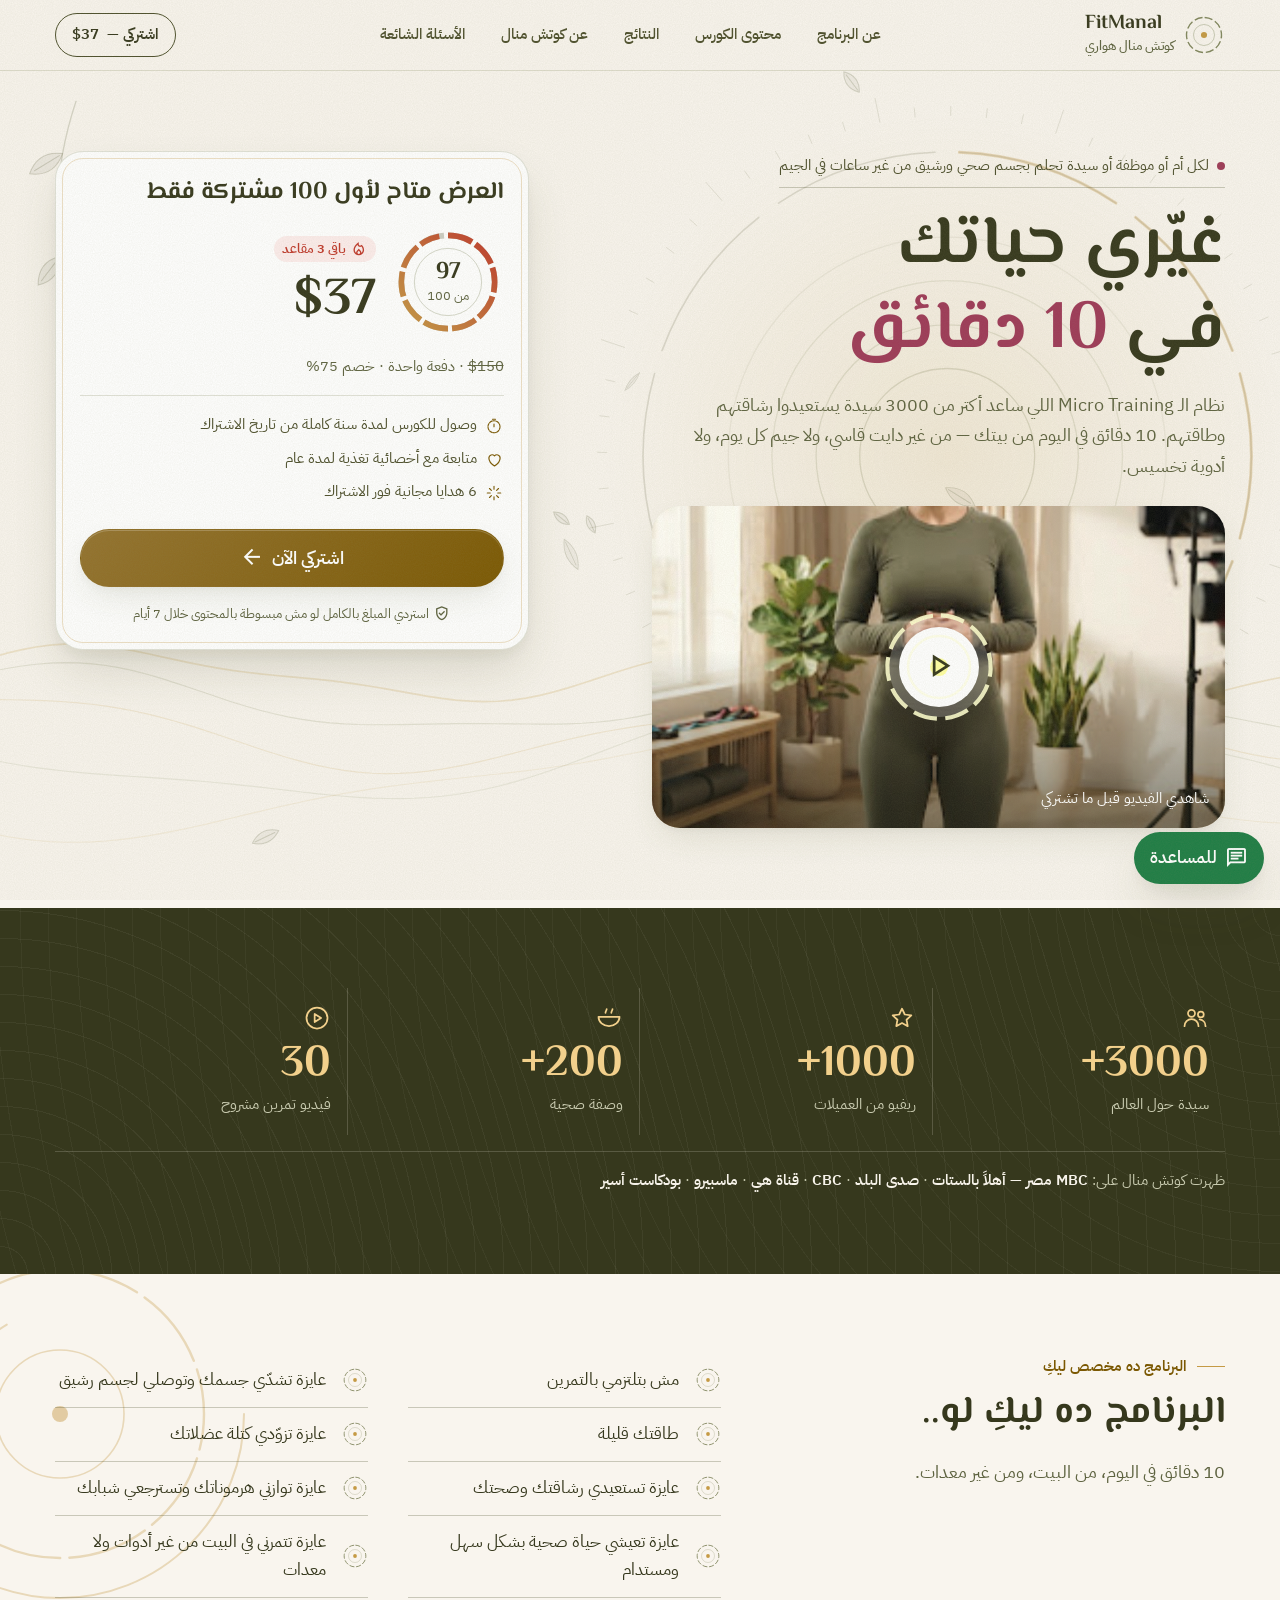
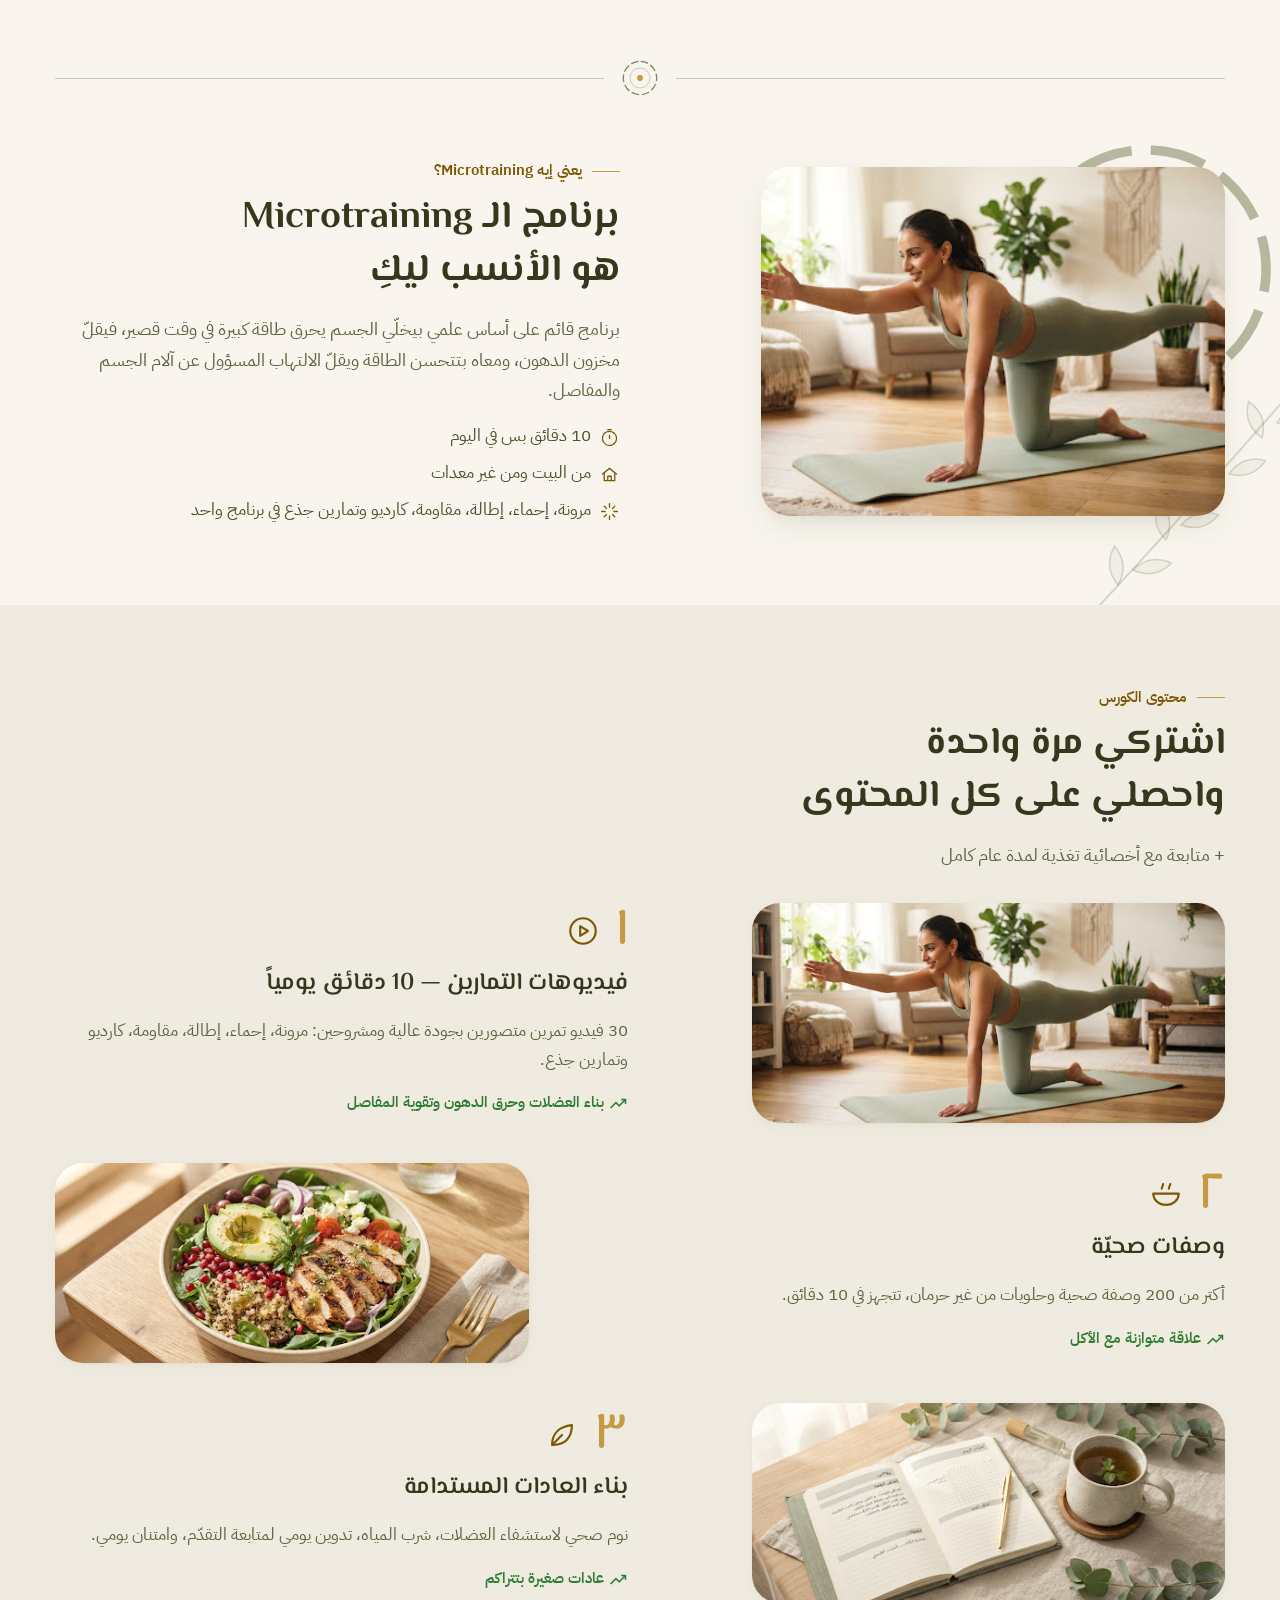
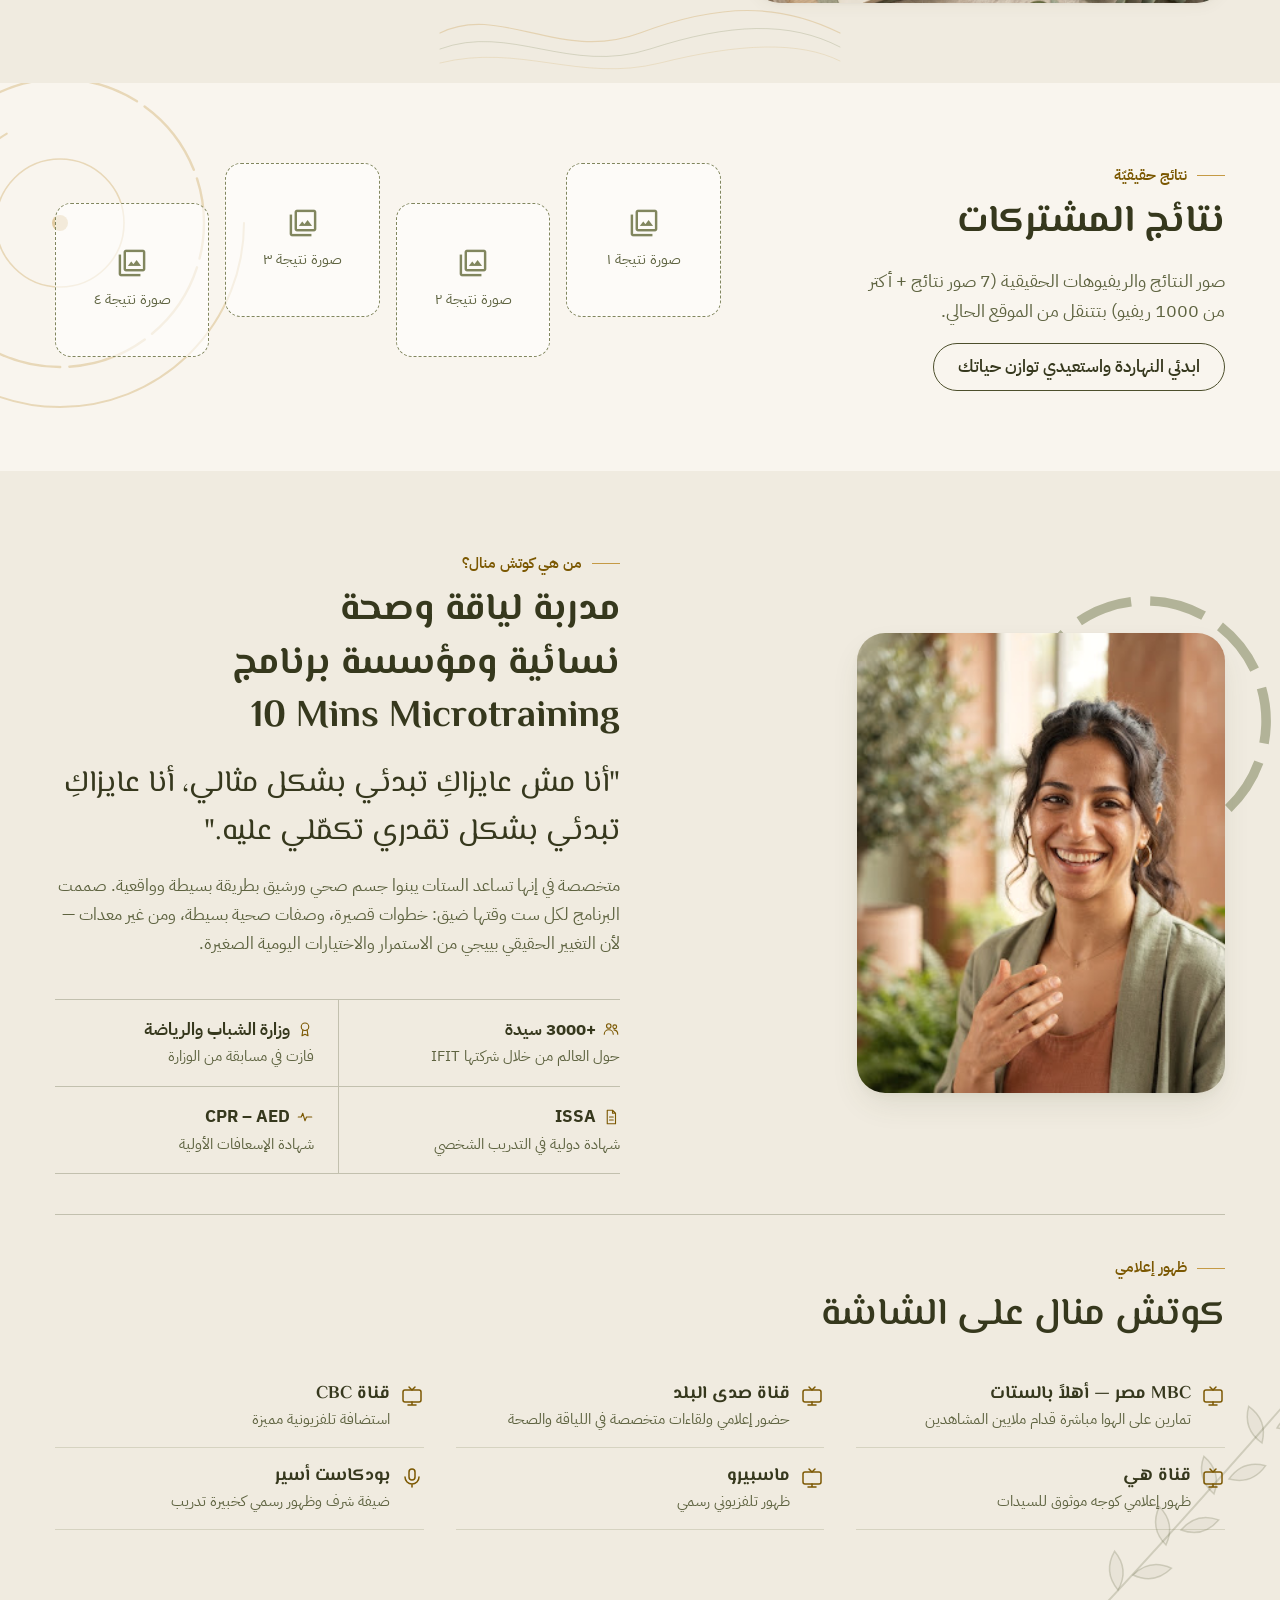
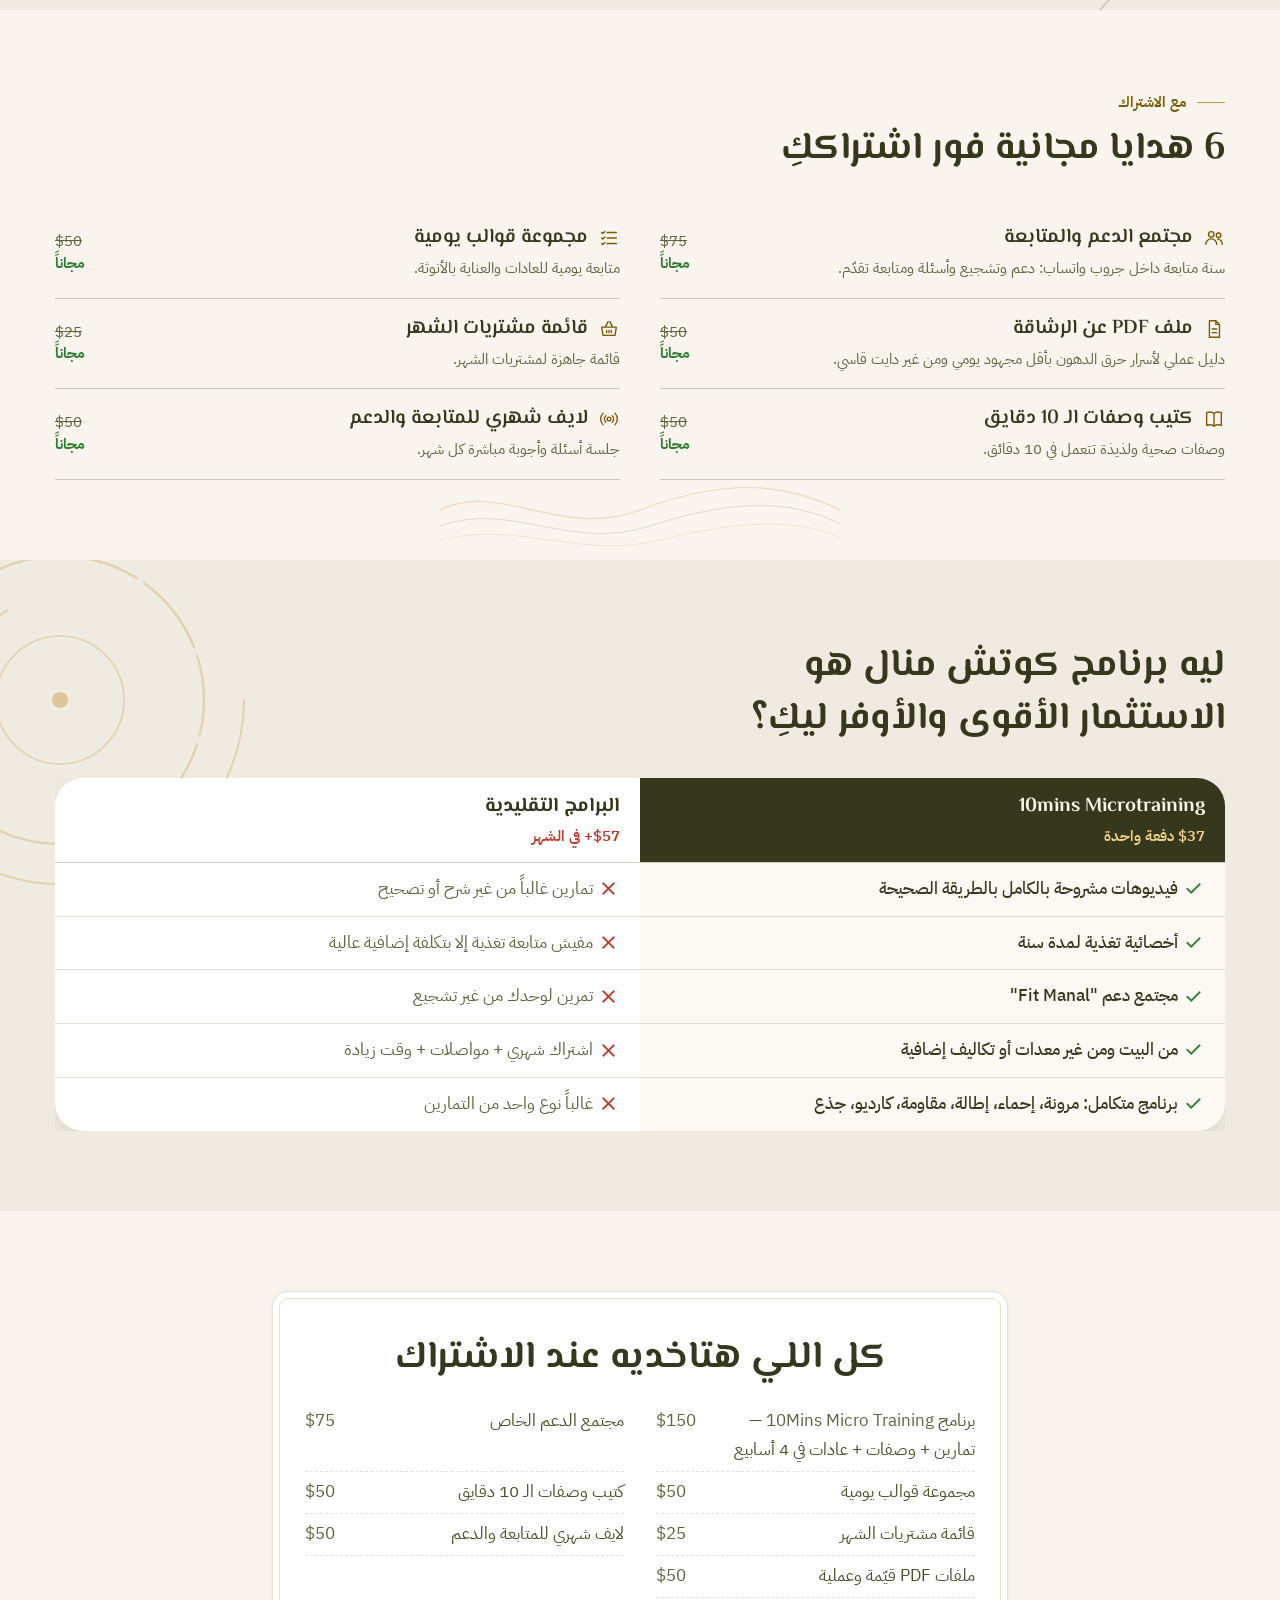
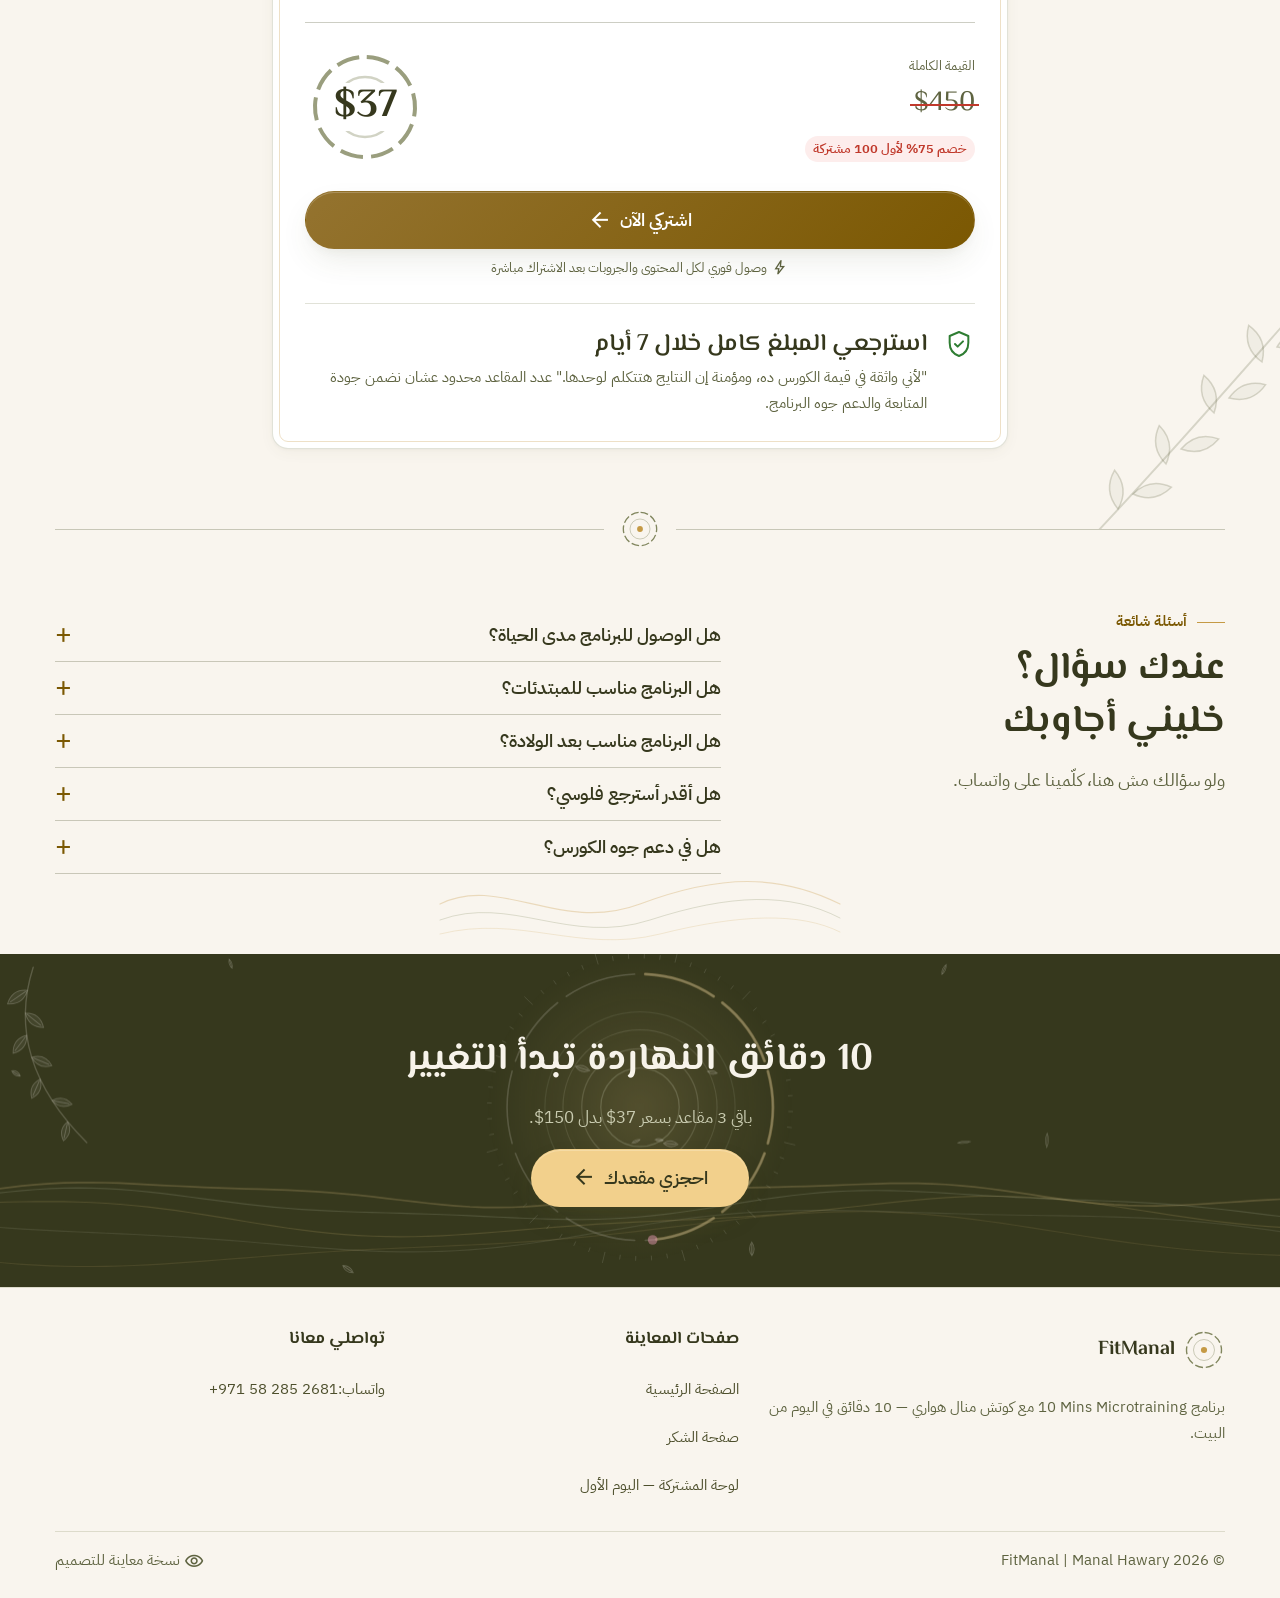
<file: index.html>
<!doctype html><html><head><meta charset=utf8><meta name=viewport content="width=device-width,initial-scale=1,viewport-fit=cover"><style>:root{color-scheme:light;box-sizing:border-box;padding-top:env(safe-area-inset-top,0px);padding-bottom:env(safe-area-inset-bottom,0px)}html{scroll-padding-top:env(safe-area-inset-top,0px)}body{margin:0;padding:0;font:14px -apple-system,BlinkMacSystemFont,sans-serif;background:#fff;color:#000}img{max-width:100%}[hidden]:not([hidden=until-found i]){display:none!important}</style></head><body>
<title>FitManal Preview</title>
<meta name="description" content="معاينة تصميم موقع FitManal — برنامج 10 Mins Microtraining مع كوتش منال.">
<link rel="preconnect" href="https://fonts.googleapis.com">
<link rel="preconnect" href="https://fonts.gstatic.com" crossorigin>
<link href="https://fonts.googleapis.com/css2?family=El+Messiri:wght@500;600;700&family=IBM+Plex+Sans+Arabic:wght@400;500;600;700&display=swap" rel="stylesheet">
<link href="https://fonts.googleapis.com/css2?family=Material+Symbols+Outlined:opsz,wght,FILL,GRAD@24,400,0,0&display=block" rel="stylesheet">
<link rel="stylesheet" href="styles.css">
<script>document.documentElement.lang="ar";document.documentElement.dir="rtl";</script>

<a class="skip" href="#main">تخطي إلى المحتوى</a>

<header class="site-header">
  <div class="container header-row">
    <a class="brand" href="./" aria-label="FitManal — الصفحة الرئيسية">
      <span class="brand-mark" aria-hidden="true"></span>
      <span><span class="brand-name">FitManal</span><span class="brand-sub">كوتش منال هواري</span></span>
    </a>
    <nav class="nav" aria-label="أقسام الصفحة">
      <a href="#program">عن البرنامج</a>
      <a href="#content">محتوى الكورس</a>
      <a href="#results">النتائج</a>
      <a href="#coach">عن كوتش منال</a>
      <a href="#faq">الأسئلة الشائعة</a>
    </nav>
    <div class="header-actions">
      <button class="btn btn-secondary header-cta" type="button" data-checkout>اشتركي — <span class="ltr">$37</span></button>
      <button class="icon-btn menu-toggle" type="button" aria-expanded="false" aria-controls="mobile-nav" aria-label="القائمة"><span class="icon" aria-hidden="true">menu</span></button>
    </div>
  </div>
  <nav id="mobile-nav" class="container mobile-nav" aria-label="القائمة">
    <a href="#program">عن البرنامج</a>
    <a href="#content">محتوى الكورس</a>
    <a href="#results">النتائج</a>
    <a href="#coach">عن كوتش منال</a>
    <a href="#faq">الأسئلة الشائعة</a>
  </nav>
</header>

<main id="main">
  <!-- Hero -->
  <section class="hero">
    <canvas class="motif-art" data-motif="live" data-cx="0.74" aria-hidden="true"></canvas>
    <div class="container hero-grid">
      <div class="hero-text hero-in">
          <p class="hero-callout"><span class="pulse-dot" aria-hidden="true"></span>لكل أم أو موظفة أو سيدة تحلم بجسم صحي ورشيق من غير ساعات في الجيم</p>
          <h1>غيّري حياتك في <em>10 دقائق</em></h1>
          <p class="lede">نظام الـ <span class="ltr">Micro Training</span> اللي ساعد أكتر من 3000 سيدة يستعيدوا رشاقتهم وطاقتهم. 10 دقائق في اليوم من بيتك — من غير دايت قاسي، ولا جيم كل يوم، ولا أدوية تخسيس.</p>
      </div>

      <aside class="offer" aria-labelledby="offer-title">
        <h2 class="h3-size" id="offer-title">العرض متاح لأول 100 مشتركة فقط</h2>
        <div class="offer-meter">
          <div class="ring-wrap">
            <svg class="ring" viewBox="0 0 120 120" role="img" aria-label="سجّلت 97 من 100 مشتركة">
              <defs>
                <linearGradient id="ringGold" x1="0" y1="0" x2="1" y2="1"><stop offset="0" stop-color="#C59A45"/><stop offset="1" stop-color="#C0392B"/></linearGradient>
                <mask id="ringSeg"><circle cx="60" cy="60" r="50" fill="none" stroke="#fff" stroke-width="8" pathLength="100" stroke-dasharray="8.6 1.4" transform="rotate(-90 60 60)"/></mask>
              </defs>
              <circle class="ring-breath" cx="60" cy="60" r="36"/>
              <g mask="url(#ringSeg)">
                <circle class="ring-track" cx="60" cy="60" r="50" pathLength="100" transform="rotate(-90 60 60)"/>
                <circle class="ring-fill" cx="60" cy="60" r="50" pathLength="100" transform="rotate(-90 60 60)" style="--v: 97" data-v="97"/>
              </g>
            </svg>
            <div class="ring-label"><b>97</b><span class="xs muted">من 100</span></div>
          </div>
          <div>
            <span class="chip chip-urgent"><span class="icon" aria-hidden="true">local_fire_department</span>باقي 3 مقاعد</span>
            <div class="mt-2 price"><span class="price-now">$37</span></div>
          </div>
        </div>
        <p class="offer-note"><span class="strike ltr">$150</span> · <span class="nowrap">دفعة واحدة</span> · <span class="nowrap">خصم 75%</span></p>
        <ul class="check-list">
          <li><i class="ico ico-timer" aria-hidden="true"></i><span>وصول للكورس لمدة سنة كاملة من تاريخ الاشتراك</span></li>
          <li><i class="ico ico-heart" aria-hidden="true"></i><span>متابعة مع أخصائية تغذية لمدة عام</span></li>
          <li><i class="ico ico-spark" aria-hidden="true"></i><span>6 هدايا مجانية فور الاشتراك</span></li>
        </ul>
        <button class="btn btn-primary btn-block" type="button" data-checkout>اشتركي الآن <span class="icon flip" aria-hidden="true">arrow_forward</span></button>
        <p class="btn-note"><span class="icon" aria-hidden="true">verified_user</span>استردي المبلغ بالكامل لو مش مبسوطة بالمحتوى خلال 7 أيام</p>
      </aside>

      <div class="video hero-video">
        <img src="img/hero.jpg" alt="كوتش منال تشرح أحد تمارين برنامج الـ 10 دقائق" width="1200" height="675" fetchpriority="high">
        <button class="play" type="button" data-play aria-label="تشغيل فيديو التعريف بالبرنامج"><span class="icon" aria-hidden="true">play_arrow</span></button>
        <div class="video-caption"><span>شاهدي الفيديو قبل ما تشتركي</span></div>
        <div class="video-note" role="status">فيديو التعريف الأصلي من الموقع الحالي بيتحط هنا في النسخة النهائية.</div>
      </div>
    </div>
  </section>

  <!-- Proof band -->
  <section class="band" aria-labelledby="proof-title">
    <div class="container">
      <h2 id="proof-title" class="sr-only">أرقام وظهور إعلامي</h2>
      <div class="figures">
        <div><i class="ico ico-people" aria-hidden="true"></i><b>+3000</b><span>سيدة حول العالم</span></div>
        <div><i class="ico ico-star" aria-hidden="true"></i><b>+1000</b><span>ريفيو من العميلات</span></div>
        <div><i class="ico ico-bowl" aria-hidden="true"></i><b>+200</b><span>وصفة صحية</span></div>
        <div><i class="ico ico-play" aria-hidden="true"></i><b>30</b><span>فيديو تمرين مشروح</span></div>
      </div>
      <p class="media-line">ظهرت كوتش منال على: <b>MBC مصر — أهلاً بالستات</b> · <b>صدى البلد</b> · <b>CBC</b> · <b>قناة هي</b> · <b>ماسبيرو</b> · <b>بودكاست أسير</b></p>
    </div>
  </section>

  <!-- For you if -->
  <section id="program" class="section">
    <div class="container side">
      <div class="section-head">
        <span class="kicker">البرنامج ده مخصص ليكِ</span>
        <h2>البرنامج ده ليكِ لو..</h2>
        <p>10 دقائق في اليوم، من البيت، ومن غير معدات.</p>
      </div>
      <ul class="ring-list two reveal">
        <li>مش بتلتزمي بالتمرين</li>
        <li>عايزة تشدّي جسمك وتوصلي لجسم رشيق</li>
        <li>طاقتك قليلة</li>
        <li>عايزة تزوّدي كتلة عضلاتك</li>
        <li>عايزة تستعيدي رشاقتك وصحتك</li>
        <li>عايزة توازني هرموناتك وتسترجعي شبابك</li>
        <li>عايزة تعيشي حياة صحية بشكل سهل ومستدام</li>
        <li>عايزة تتمرني في البيت من غير أدوات ولا معدات</li>
      </ul>
    </div>
  </section>

  <div class="motif-divider" aria-hidden="true"><span></span></div>

  <!-- What is microtraining -->
  <section class="section">
    <div class="container split">
      <div class="framed reveal"><div class="photo"><img src="img/core.jpg" alt="سيدة تؤدي تمرين ثبات للجذع على سجادة في البيت" loading="lazy" width="800" height="600"></div></div>
      <div class="reveal">
        <span class="kicker">يعني إيه Microtraining؟</span>
        <h2>برنامج الـ Microtraining هو الأنسب ليكِ</h2>
        <p class="lede">برنامج قائم على أساس علمي بيخلّي الجسم يحرق طاقة كبيرة في وقت قصير، فيقلّ مخزون الدهون، ومعاه بتتحسن الطاقة ويقلّ الالتهاب المسؤول عن آلام الجسم والمفاصل.</p>
        <ul class="check-list">
          <li><i class="ico ico-timer" aria-hidden="true"></i><span>10 دقائق بس في اليوم</span></li>
          <li><i class="ico ico-home" aria-hidden="true"></i><span>من البيت ومن غير معدات</span></li>
          <li><i class="ico ico-spark" aria-hidden="true"></i><span>مرونة، إحماء، إطالة، مقاومة، كارديو وتمارين جذع في برنامج واحد</span></li>
        </ul>
      </div>
    </div>
  </section>

  <!-- Course content -->
  <section id="content" class="section alt">
    <div class="container">
      <div class="section-head">
        <span class="kicker">محتوى الكورس</span>
        <h2>اشتركي مرة واحدة واحصلي على كل المحتوى</h2>
        <p>+ متابعة مع أخصائية تغذية لمدة عام كامل</p>
      </div>
      <div class="modules">
        <article class="module reveal">
          <div class="photo"><img src="img/core.jpg" alt="" loading="lazy" width="600" height="480"></div>
          <div><div class="module-mark"><span class="module-num">١</span><i class="ico ico-play" aria-hidden="true"></i></div><h3>فيديوهات التمارين — 10 دقائق يومياً</h3><p>30 فيديو تمرين متصورين بجودة عالية ومشروحين: مرونة، إحماء، إطالة، مقاومة، كارديو وتمارين جذع.</p><span class="outcome"><span class="icon" aria-hidden="true">trending_up</span>بناء العضلات وحرق الدهون وتقوية المفاصل</span></div>
        </article>
        <article class="module reveal">
          <div class="photo"><img src="img/food.jpg" alt="" loading="lazy" width="600" height="480"></div>
          <div><div class="module-mark"><span class="module-num">٢</span><i class="ico ico-bowl" aria-hidden="true"></i></div><h3>وصفات صحيّة</h3><p>أكتر من 200 وصفة صحية وحلويات من غير حرمان، تتجهز في 10 دقائق.</p><span class="outcome"><span class="icon" aria-hidden="true">trending_up</span>علاقة متوازنة مع الأكل</span></div>
        </article>
        <article class="module reveal">
          <div class="photo"><img src="img/journal.jpg" alt="" loading="lazy" width="600" height="480"></div>
          <div><div class="module-mark"><span class="module-num">٣</span><i class="ico ico-leaf" aria-hidden="true"></i></div><h3>بناء العادات المستدامة</h3><p>نوم صحي لاستشفاء العضلات، شرب المياه، تدوين يومي لمتابعة التقدّم، وامتنان يومي.</p><span class="outcome"><span class="icon" aria-hidden="true">trending_up</span>عادات صغيرة بتتراكم</span></div>
        </article>
      </div>
    </div>
  </section>

  <!-- Results -->
  <section id="results" class="section">
    <div class="container side">
      <div class="section-head">
        <span class="kicker">نتائج حقيقيّة</span>
        <h2>نتائج المشتركات</h2>
        <p>صور النتائج والريفيوهات الحقيقية (7 صور نتائج + أكتر من 1000 ريفيو) بتتنقل من الموقع الحالي.</p>
        <button class="btn btn-secondary" type="button" data-checkout>ابدئي النهاردة واستعيدي توازن حياتك</button>
      </div>
      <div class="placeholders reveal">
        <div class="placeholder"><div><span class="icon" aria-hidden="true">photo_library</span>صورة نتيجة ١</div></div>
        <div class="placeholder"><div><span class="icon" aria-hidden="true">photo_library</span>صورة نتيجة ٢</div></div>
        <div class="placeholder"><div><span class="icon" aria-hidden="true">photo_library</span>صورة نتيجة ٣</div></div>
        <div class="placeholder"><div><span class="icon" aria-hidden="true">photo_library</span>صورة نتيجة ٤</div></div>
      </div>
    </div>
  </section>

  <!-- Coach -->
  <section id="coach" class="section alt">
    <div class="container">
    <div class="split">
      <div class="framed reveal"><div class="photo tall"><img src="img/ty_coach.jpg" alt="كوتش منال هواري" loading="lazy" width="800" height="1000"></div></div>
      <div class="reveal">
        <span class="kicker">من هي كوتش منال؟</span>
        <h2>مدربة لياقة وصحة نسائية ومؤسسة برنامج <span class="ltr">10 Mins Microtraining</span></h2>
        <p class="quote">"أنا مش عايزاكِ تبدئي بشكل مثالي، أنا عايزاكِ تبدئي بشكل تقدري تكمّلي عليه."</p>
        <p class="mt-3 muted">متخصصة في إنها تساعد الستات يبنوا جسم صحي ورشيق بطريقة بسيطة وواقعية. صممت البرنامج لكل ست وقتها ضيق: خطوات قصيرة، وصفات صحية بسيطة، ومن غير معدات — لأن التغيير الحقيقي بييجي من الاستمرار والاختيارات اليومية الصغيرة.</p>
        <div class="creds">
          <div><b><i class="ico ico-people" aria-hidden="true"></i>+3000 سيدة</b>حول العالم من خلال شركتها <span class="ltr">IFIT</span></div>
          <div><b><i class="ico ico-award" aria-hidden="true"></i>وزارة الشباب والرياضة</b>فازت في مسابقة من الوزارة</div>
          <div><b><i class="ico ico-doc" aria-hidden="true"></i>ISSA</b>شهادة دولية في التدريب الشخصي</div>
          <div><b><i class="ico ico-pulse" aria-hidden="true"></i>CPR – AED</b>شهادة الإسعافات الأولية</div>
        </div>
      </div>
    </div>
    <div class="media-wall">
      <div class="section-head">
        <span class="kicker">ظهور إعلامي</span>
        <h3>كوتش منال على الشاشة</h3>
      </div>
      <ul class="media-grid">
        <li><i class="ico ico-tv" aria-hidden="true"></i><b>MBC مصر — أهلاً بالستات</b><span>تمارين على الهوا مباشرة قدام ملايين المشاهدين</span></li>
        <li><i class="ico ico-tv" aria-hidden="true"></i><b>قناة صدى البلد</b><span>حضور إعلامي ولقاءات متخصصة في اللياقة والصحة</span></li>
        <li><i class="ico ico-tv" aria-hidden="true"></i><b>قناة CBC</b><span>استضافة تلفزيونية مميزة</span></li>
        <li><i class="ico ico-tv" aria-hidden="true"></i><b>قناة هي</b><span>ظهور إعلامي كوجه موثوق للسيدات</span></li>
        <li><i class="ico ico-tv" aria-hidden="true"></i><b>ماسبيرو</b><span>ظهور تلفزيوني رسمي</span></li>
        <li><i class="ico ico-mic" aria-hidden="true"></i><b>بودكاست أسير</b><span>ضيفة شرف وظهور رسمي كخبيرة تدريب</span></li>
      </ul>
    </div>
    </div>
  </section>

  <!-- Bonuses -->
  <section class="section">
    <div class="container">
      <div class="section-head">
        <span class="kicker">مع الاشتراك</span>
        <h2>6 هدايا مجانية فور اشتراككِ</h2>
      </div>
      <div class="menu reveal">
        <div class="menu-item"><h3><i class="ico ico-people" aria-hidden="true"></i>مجتمع الدعم والمتابعة</h3><p>سنة متابعة داخل جروب واتساب: دعم وتشجيع وأسئلة ومتابعة تقدّم.</p><div class="menu-price"><s>$75</s><span>مجاناً</span></div></div>
        <div class="menu-item"><h3><i class="ico ico-checklist" aria-hidden="true"></i>مجموعة قوالب يومية</h3><p>متابعة يومية للعادات والعناية بالأنوثة.</p><div class="menu-price"><s>$50</s><span>مجاناً</span></div></div>
        <div class="menu-item"><h3><i class="ico ico-doc" aria-hidden="true"></i>ملف PDF عن الرشاقة</h3><p>دليل عملي لأسرار حرق الدهون بأقل مجهود يومي ومن غير دايت قاسي.</p><div class="menu-price"><s>$50</s><span>مجاناً</span></div></div>
        <div class="menu-item"><h3><i class="ico ico-basket" aria-hidden="true"></i>قائمة مشتريات الشهر</h3><p>قائمة جاهزة لمشتريات الشهر.</p><div class="menu-price"><s>$25</s><span>مجاناً</span></div></div>
        <div class="menu-item"><h3><i class="ico ico-book" aria-hidden="true"></i>كتيب وصفات الـ 10 دقايق</h3><p>وصفات صحية ولذيذة تتعمل في 10 دقائق.</p><div class="menu-price"><s>$50</s><span>مجاناً</span></div></div>
        <div class="menu-item"><h3><i class="ico ico-live" aria-hidden="true"></i>لايف شهري للمتابعة والدعم</h3><p>جلسة أسئلة وأجوبة مباشرة كل شهر.</p><div class="menu-price"><s>$50</s><span>مجاناً</span></div></div>
      </div>
    </div>
  </section>

  <!-- Comparison -->
  <section class="section alt">
    <div class="container">
      <div class="section-head">
        <h2>ليه برنامج كوتش منال هو الاستثمار الأقوى والأوفر ليكِ؟</h2>
      </div>
      <div class="scroll-x reveal">
        <table class="versus">
          <thead>
            <tr><th scope="col">10mins Microtraining<small><span class="ltr">$37</span> دفعة واحدة</small></th><th scope="col">البرامج التقليدية<small><span class="ltr">+$57</span> في الشهر</small></th></tr>
          </thead>
          <tbody>
            <tr><td><span class="icon" aria-hidden="true">check</span>فيديوهات مشروحة بالكامل بالطريقة الصحيحة</td><td><span class="icon" aria-hidden="true">close</span>تمارين غالباً من غير شرح أو تصحيح</td></tr>
            <tr><td><span class="icon" aria-hidden="true">check</span>أخصائية تغذية لمدة سنة</td><td><span class="icon" aria-hidden="true">close</span>مفيش متابعة تغذية إلا بتكلفة إضافية عالية</td></tr>
            <tr><td><span class="icon" aria-hidden="true">check</span>مجتمع دعم "Fit Manal"</td><td><span class="icon" aria-hidden="true">close</span>تمرين لوحدك من غير تشجيع</td></tr>
            <tr><td><span class="icon" aria-hidden="true">check</span>من البيت ومن غير معدات أو تكاليف إضافية</td><td><span class="icon" aria-hidden="true">close</span>اشتراك شهري + مواصلات + وقت زيادة</td></tr>
            <tr><td><span class="icon" aria-hidden="true">check</span>برنامج متكامل: مرونة، إحماء، إطالة، مقاومة، كارديو، جذع</td><td><span class="icon" aria-hidden="true">close</span>غالباً نوع واحد من التمارين</td></tr>
          </tbody>
        </table>
      </div>
    </div>
  </section>

  <!-- Offer stack + guarantee -->
  <section class="section" aria-labelledby="stack-title">
    <div class="container">
      <div class="card stack reveal">
        <h2 class="center" id="stack-title">كل اللي هتاخديه عند الاشتراك</h2>
        <div class="stack-rows">
          <div class="stack-row"><span>برنامج <span class="ltr">10Mins Micro Training</span> — تمارين + وصفات + عادات في 4 أسابيع</span><span>$150</span></div>
          <div class="stack-row"><span>مجتمع الدعم الخاص</span><span>$75</span></div>
          <div class="stack-row"><span>مجموعة قوالب يومية</span><span>$50</span></div>
          <div class="stack-row"><span>كتيب وصفات الـ 10 دقايق</span><span>$50</span></div>
          <div class="stack-row"><span>قائمة مشتريات الشهر</span><span>$25</span></div>
          <div class="stack-row"><span>لايف شهري للمتابعة والدعم</span><span>$50</span></div>
          <div class="stack-row"><span>ملفات PDF قيّمة وعملية</span><span>$50</span></div>
        </div>
        <div class="drop">
          <div>
            <span class="xs muted">القيمة الكاملة</span><br>
            <span class="drop-was">$450</span><br>
            <span class="mt-2 chip chip-urgent">خصم 75% لأول 100 مشتركة</span>
          </div>
          <div class="drop-now"><b>$37</b></div>
        </div>
        <button class="mt-4 btn btn-primary btn-block" type="button" data-checkout>اشتركي الآن <span class="icon flip" aria-hidden="true">arrow_forward</span></button>
        <p class="btn-note"><span class="icon" aria-hidden="true">bolt</span>وصول فوري لكل المحتوى والجروبات بعد الاشتراك مباشرة</p>
        <div class="divided guarantee">
          <i class="ico ico-shield" aria-hidden="true"></i>
          <div>
            <h3 class="mb-1">استرجعي المبلغ كامل خلال 7 أيام</h3>
            <p class="m-0 muted small">"لأني واثقة في قيمة الكورس ده، ومؤمنة إن النتايج هتتكلم لوحدها." عدد المقاعد محدود عشان نضمن جودة المتابعة والدعم جوه البرنامج.</p>
          </div>
        </div>
      </div>
    </div>
  </section>

  <div class="motif-divider" aria-hidden="true"><span></span></div>

  <!-- FAQ -->
  <section id="faq" class="section">
    <div class="container side">
      <div class="section-head">
        <span class="kicker">أسئلة شائعة</span>
        <h2>عندك سؤال؟ خليني أجاوبك</h2>
        <p>ولو سؤالك مش هنا، كلّمينا على واتساب.</p>
      </div>
      <div class="faq">
        <details><summary>هل الوصول للبرنامج مدى الحياة؟</summary><div>لأ، بعد الاشتراك بتاخدي وصول كامل لمدة سنة.</div></details>
        <details><summary>هل البرنامج مناسب للمبتدئات؟</summary><div>أيوه، البرنامج متصمم يبدأ معاكِ خطوة بخطوة.</div></details>
        <details><summary>هل البرنامج مناسب بعد الولادة؟</summary><div>لو عدّى وقت كافي والدكتور نصحك بالتمرين.</div></details>
        <details><summary>هل أقدر أسترجع فلوسي؟</summary><div>أيوه، استرجاع كامل للمبلغ خلال 7 أيام من الاشتراك لو مش مبسوطة بالمحتوى.</div></details>
        <details><summary>هل في دعم جوه الكورس؟</summary><div>أيوه، في مجتمع دعم من سيدات في نفس الرحلة، وكوتش منال موجودة طول فترة البرنامج.</div></details>
      </div>
    </div>
  </section>

  <!-- Closing band -->
  <section class="closing">
    <canvas class="motif-art" data-motif="live" data-tone="light" data-cx="0.5" aria-hidden="true"></canvas>
    <div class="container">
      <h2>10 دقائق النهاردة تبدأ التغيير</h2>
      <p>باقي 3 مقاعد بسعر <span class="ltr">$37</span> بدل <span class="ltr">$150</span>.</p>
      <button class="btn btn-primary" type="button" data-checkout>احجزي مقعدك <span class="icon flip" aria-hidden="true">arrow_forward</span></button>
    </div>
  </section>
</main>

<footer class="site-footer">
  <div class="container">
    <div class="footer-grid">
      <div>
        <a class="brand" href="./"><span class="brand-mark" aria-hidden="true"></span><span class="brand-name">FitManal</span></a>
        <p class="mt-3 muted">برنامج <span class="ltr">10 Mins Microtraining</span> مع كوتش منال هواري — 10 دقائق في اليوم من البيت.</p>
      </div>
      <div>
        <h4>صفحات المعاينة</h4>
        <ul>
          <li><a href="./">الصفحة الرئيسية</a></li>
          <li><a href="thank-you.html">صفحة الشكر</a></li>
          <li><a href="dashboard.html">لوحة المشتركة — اليوم الأول</a></li>
        </ul>
      </div>
      <div>
        <h4>تواصلي معانا</h4>
        <ul>
          <li><a href="https://wa.me/971582852681" target="_blank" rel="noopener">واتساب: <span class="ltr">+971 58 285 2681</span></a></li>
        </ul>
      </div>
    </div>
    <div class="footer-bottom">
      <span>© 2026 <span class="ltr">FitManal | Manal Hawary</span></span>
      <span class="preview-tag"><span class="icon" aria-hidden="true">visibility</span>نسخة معاينة للتصميم</span>
    </div>
  </div>
</footer>

<a class="wa-float" href="https://wa.me/971582852681" target="_blank" rel="noopener" aria-label="تواصلي معانا على واتساب"><span class="icon" aria-hidden="true">chat</span><span>للمساعدة</span></a>

<div id="mobile-cta" class="mobile-cta" aria-hidden="true">
  <div class="mobile-cta-price"><b class="ltr">$37</b><span class="xs muted"><span class="strike ltr">$150</span> · باقي 3 مقاعد</span></div>
  <button class="btn btn-primary" type="button" data-checkout tabindex="-1">اشتركي الآن <span class="icon flip" aria-hidden="true">arrow_forward</span></button>
</div>

<!-- Checkout modal -->
<div id="checkout" class="modal" aria-hidden="true">
  <div class="modal-backdrop" data-close></div>
  <div class="modal-dialog" role="dialog" aria-modal="true" aria-labelledby="checkout-title">
    <div class="modal-head">
      <h2 id="checkout-title" class="sr-only">إتمام الاشتراك</h2>
      <ol class="stepper">
        <li aria-current="step"><b>1</b>بياناتك</li>
        <li><b>2</b>الدفع</li>
      </ol>
      <p class="modal-price m-0"><b class="ltr">$37</b> · وصول كامل لمدة سنة</p>
      <button class="icon-btn" type="button" data-close aria-label="إغلاق"><span class="icon" aria-hidden="true">close</span></button>
    </div>
    <div class="modal-body">
      <div class="modal-main">
        <p class="preview-banner"><span class="icon" aria-hidden="true">info</span>نسخة معاينة: مفيش أي دفع حقيقي بيحصل هنا.</p>

        <form id="step-1" novalidate>
          <h3>بياناتك عشان نبعتلك الدخول</h3>
          <div class="field">
            <label for="f-name">الاسم</label>
            <input class="input" id="f-name" name="name" autocomplete="name" required aria-describedby="f-name-err">
            <span class="field-error" id="f-name-err" aria-live="polite"></span>
          </div>
          <div class="field">
            <label for="f-email">البريد الإلكتروني</label>
            <input class="input" id="f-email" name="email" type="email" dir="ltr" autocomplete="email" placeholder="name@mail.com" required aria-describedby="f-email-err">
            <span class="field-error" id="f-email-err" aria-live="polite"></span>
          </div>
          <div class="field">
            <label for="f-phone">رقم الواتساب مع كود الدولة</label>
            <input class="input" id="f-phone" name="phone" type="tel" dir="ltr" autocomplete="tel" placeholder="+20 / +966 / +971 …" required aria-describedby="f-phone-err">
            <span class="field-error" id="f-phone-err" aria-live="polite"></span>
          </div>
          <button class="btn btn-primary btn-block" type="submit">الخطوة التالية <span class="icon flip" aria-hidden="true">arrow_forward</span></button>
          <p class="btn-note"><span class="icon" aria-hidden="true">lock</span>بياناتك محفوظة ومش بنشاركها مع حد</p>
        </form>

        <form id="step-2" novalidate hidden>
          <h3 id="step-2-title" tabindex="-1">طريقة الدفع</h3>
          <div class="field">
            <label for="f-currency">عرض السعر بعملة</label>
            <select class="input" id="f-currency">
              <option value="USD">دولار أمريكي (USD)</option>
              <option value="SAR">ريال سعودي (SAR)</option>
              <option value="AED">درهم إماراتي (AED)</option>
              <option value="QAR">ريال قطري (QAR)</option>
              <option value="BHD">دينار بحريني (BHD)</option>
              <option value="OMR">ريال عماني (OMR)</option>
              <option value="KWD">دينار كويتي (KWD)</option>
              <option value="EGP">جنيه مصري (EGP)</option>
              <option value="EUR">يورو (EUR)</option>
              <option value="GBP">جنيه إسترليني (GBP)</option>
            </select>
            <span class="xs muted" id="local-price" aria-live="polite"></span>
          </div>
          <fieldset class="bare">
            <legend class="legend small">اختاري طريقة الدفع</legend>
            <div class="pay-methods">
              <label><input type="radio" name="pay" value="card" checked><span class="icon" aria-hidden="true">credit_card</span>بطاقة بنكية</label>
              <label><input type="radio" name="pay" value="paypal"><span class="icon" aria-hidden="true">account_balance_wallet</span>PayPal</label>
            </div>
          </fieldset>
          <div id="card-fields">
            <div class="field">
              <label for="f-card">رقم البطاقة</label>
              <input class="input" id="f-card" inputmode="numeric" dir="ltr" autocomplete="cc-number" placeholder="0000 0000 0000 0000" aria-describedby="f-card-err">
              <span class="field-error" id="f-card-err" aria-live="polite"></span>
            </div>
            <div class="row-2">
              <div class="field">
                <label for="f-exp">تاريخ الانتهاء</label>
                <input class="input" id="f-exp" dir="ltr" autocomplete="cc-exp" placeholder="MM/YY" aria-describedby="f-exp-err">
                <span class="field-error" id="f-exp-err" aria-live="polite"></span>
              </div>
              <div class="field">
                <label for="f-cvc">رمز الأمان</label>
                <input class="input" id="f-cvc" inputmode="numeric" dir="ltr" autocomplete="cc-csc" placeholder="CVC" aria-describedby="f-cvc-err">
                <span class="field-error" id="f-cvc-err" aria-live="polite"></span>
              </div>
            </div>
          </div>
          <label class="agree"><input type="checkbox" id="f-agree" aria-describedby="f-agree-err"><span>أوافق على الشروط وسياسة الاسترجاع خلال 7 أيام</span></label>
          <span class="agree-error field-error" id="f-agree-err" aria-live="polite"></span>
          <button class="btn btn-primary btn-block" type="submit"><span class="icon" aria-hidden="true">lock</span>إتمام الاشتراك — <span class="ltr">$37</span></button>
          <p class="btn-note">دفعة واحدة فقط — من غير تجديد تلقائي</p>
          <button class="mt-3 btn btn-ghost btn-block" type="button" data-back><span class="icon" aria-hidden="true">arrow_forward</span>رجوع لتعديل البيانات</button>
        </form>
      </div>

      <aside class="modal-aside" aria-label="ملخص الطلب">
        <h3>ملخص طلبك</h3>
        <div class="product-row">
          <img class="thumb" src="img/checkout_img.jpg" alt="" width="72" height="72">
          <div><b class="strong-ink">برنامج <span class="ltr">10 Mins Microtraining</span></b><br><span class="xs muted">وصول كامل لمدة سنة</span></div>
        </div>
        <div class="summary-row"><span>البرنامج الأساسي</span><span>$150</span></div>
        <div class="summary-row"><span>6 هدايا مجانية</span><span>$300</span></div>
        <div class="summary-row"><span>القيمة الكاملة</span><span class="strike">$450</span></div>
        <div class="ok-text summary-row"><span>خصم الانضمام (75%)</span><span>-$413</span></div>
        <div class="summary-total"><span>المطلوب دفعه</span><b>$37</b></div>
        <div class="mt-4 guarantee">
          <i class="ico ico-shield" aria-hidden="true"></i>
          <p class="m-0 small">ضمان استرجاع كامل المبلغ خلال 7 أيام لو مش مبسوطة بالمحتوى.</p>
        </div>
      </aside>
    </div>
  </div>
</div>

<script src="app.js"></script>

</body></html>
</file>
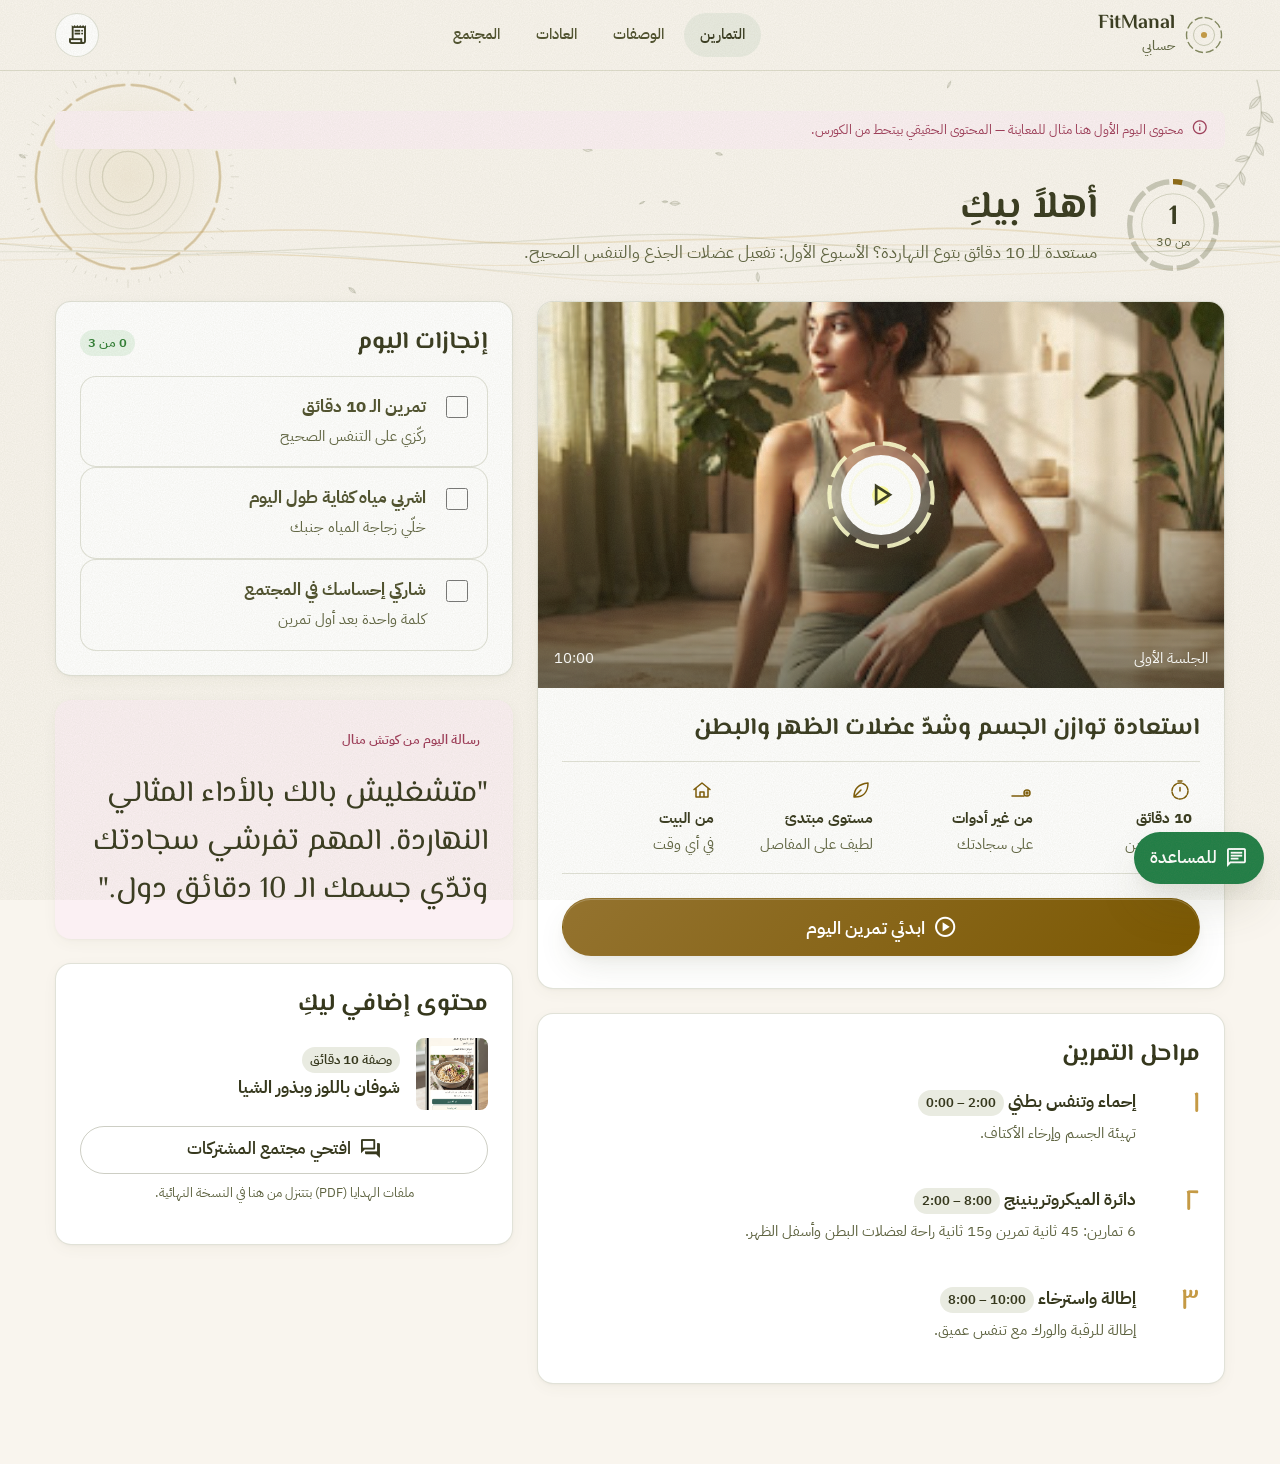
<file: dashboard.html>
<!doctype html>
<html lang="ar" dir="rtl" class="no-js">
<head>
<meta charset="utf-8">
<meta name="viewport" content="width=device-width, initial-scale=1">
<title>FitManal — اليوم الأول</title>
<link rel="preconnect" href="https://fonts.googleapis.com">
<link rel="preconnect" href="https://fonts.gstatic.com" crossorigin>
<link href="https://fonts.googleapis.com/css2?family=El+Messiri:wght@500;600;700&family=IBM+Plex+Sans+Arabic:wght@400;500;600;700&display=swap" rel="stylesheet">
<link href="https://fonts.googleapis.com/css2?family=Material+Symbols+Outlined:opsz,wght,FILL,GRAD@24,400,0,0&display=block" rel="stylesheet">
<link rel="stylesheet" href="styles.css">
</head>
<body class="has-tabbar">
<a class="skip" href="#main">تخطي إلى المحتوى</a>

<header class="site-header">
  <div class="container header-row">
    <a class="brand" href="./" aria-label="FitManal — الصفحة الرئيسية">
      <span class="brand-mark" aria-hidden="true"></span>
      <span><span class="brand-name">FitManal</span><span class="brand-sub">حسابي</span></span>
    </a>
    <nav class="nav" aria-label="أقسام الحساب">
      <a href="#workout" aria-current="page">التمارين</a>
      <a href="#extras">الوصفات</a>
      <a href="#checkin-sec">العادات</a>
      <a href="https://wa.me/971582852681" target="_blank" rel="noopener">المجتمع</a>
    </nav>
    <div class="header-actions">
      <a class="icon-btn" href="thank-you.html" aria-label="رجوع لصفحة الشكر"><span class="icon" aria-hidden="true">receipt_long</span></a>
    </div>
  </div>
</header>

<main id="main">
  <section class="dash-hero">
    <canvas class="motif-art" data-motif="still" data-cx="0.1" aria-hidden="true"></canvas>
    <div class="container">
      <p class="preview-banner"><span class="icon" aria-hidden="true">info</span>محتوى اليوم الأول هنا مثال للمعاينة — المحتوى الحقيقي بيتحط من الكورس.</p>
      <div class="dash-greet">
        <div class="ring-wrap">
          <svg class="ring" viewBox="0 0 120 120" role="img" aria-label="اليوم 1 من 30">
            <defs>
              <linearGradient id="ringGold" x1="0" y1="0" x2="1" y2="1"><stop offset="0" stop-color="#C59A45"/><stop offset="1" stop-color="#7B5802"/></linearGradient>
              <mask id="ringSeg"><circle cx="60" cy="60" r="50" fill="none" stroke="#fff" stroke-width="8" pathLength="100" stroke-dasharray="8.6 1.4" transform="rotate(-90 60 60)"/></mask>
            </defs>
            <circle class="ring-breath" cx="60" cy="60" r="36"/>
            <g mask="url(#ringSeg)">
              <circle class="ring-track" cx="60" cy="60" r="50" pathLength="100" transform="rotate(-90 60 60)"/>
              <circle class="ring-fill" cx="60" cy="60" r="50" pathLength="100" transform="rotate(-90 60 60)" style="--v: 3.4" data-v="3.4"/>
            </g>
          </svg>
          <div class="ring-label"><b>1</b><span class="xs muted">من 30</span></div>
        </div>
        <div class="grow">
          <h1 class="h1-compact">أهلاً <span data-name>بيكِ</span></h1>
          <p class="m-0 muted">مستعدة للـ 10 دقائق بتوع النهاردة؟ الأسبوع الأول: تفعيل عضلات الجذع والتنفس الصحيح.</p>
        </div>
      </div>
    </div>
  </section>

  <section class="container dash-main">
    <div class="dash-layout">
      <div>
        <!-- Today's workout -->
        <div id="workout" class="card-flush card">
          <div class="video-flush video">
            <img src="img/dash.jpg" alt="تمرين إطالة للجذع على سجادة" width="1200" height="675">
            <button class="play" type="button" data-play aria-label="تشغيل تمرين اليوم"><span class="icon" aria-hidden="true">play_arrow</span></button>
            <div class="video-caption"><span>الجلسة الأولى</span><span class="ltr">10:00</span></div>
            <div class="video-note" role="status">فيديو التمرين بيتحط هنا في النسخة النهائية.</div>
          </div>
          <div class="pad-4">
            <h2 class="h3-size">استعادة توازن الجسم وشدّ عضلات الظهر والبطن</h2>
            <div class="facts-space facts">
              <div class="fact"><i class="ico ico-timer" aria-hidden="true"></i><b>10 دقائق</b>مدة التمرين</div>
              <div class="fact"><i class="ico ico-mat" aria-hidden="true"></i><b>من غير أدوات</b>على سجادتك</div>
              <div class="fact"><i class="ico ico-leaf" aria-hidden="true"></i><b>مستوى مبتدئ</b>لطيف على المفاصل</div>
              <div class="fact"><i class="ico ico-home" aria-hidden="true"></i><b>من البيت</b>في أي وقت</div>
            </div>
            <button id="start-workout" class="btn btn-primary btn-block" type="button"><span class="icon" aria-hidden="true">play_circle</span>ابدئي تمرين اليوم</button>
            <p id="workout-status" class="btn-note" role="status"></p>
          </div>
        </div>

        <!-- Phases -->
        <div class="mt-4 card">
          <h2 class="h3-size">مراحل التمرين</h2>
          <ol class="timeline">
            <li><span class="step-num">١</span><div><b class="strong-ink">إحماء وتنفس بطني</b> <span class="chip chip-free ltr">0:00 – 2:00</span><p class="mt-1 muted small">تهيئة الجسم وإرخاء الأكتاف.</p></div></li>
            <li><span class="step-num">٢</span><div><b class="strong-ink">دائرة الميكروترينينج</b> <span class="chip chip-free ltr">2:00 – 8:00</span><p class="mt-1 muted small">6 تمارين: 45 ثانية تمرين و15 ثانية راحة لعضلات البطن وأسفل الظهر.</p></div></li>
            <li><span class="step-num">٣</span><div><b class="strong-ink">إطالة واسترخاء</b> <span class="chip chip-free ltr">8:00 – 10:00</span><p class="mt-1 muted small">إطالة للرقبة والورك مع تنفس عميق.</p></div></li>
          </ol>
        </div>
      </div>

      <div>
        <!-- Check-in -->
        <div id="checkin-sec" class="card">
          <div class="row-between mb-3"><h2 class="h3-size m-0">إنجازات اليوم</h2><span class="chip chip-ok" id="checkin-count" aria-live="polite">0 من 3</span></div>
          <div id="checkin" class="gap-2 grid">
            <label class="task"><input type="checkbox" id="task-1"><span><strong>تمرين الـ 10 دقائق</strong><br><span class="small muted">ركّزي على التنفس الصحيح</span></span></label>
            <label class="task"><input type="checkbox" id="task-2"><span><strong>اشربي مياه كفاية طول اليوم</strong><br><span class="small muted">خلّي زجاجة المياه جنبك</span></span></label>
            <label class="task"><input type="checkbox" id="task-3"><span><strong>شاركي إحساسك في المجتمع</strong><br><span class="small muted">كلمة واحدة بعد أول تمرين</span></span></label>
            <p class="badge-earned chip chip-ok"><span class="icon" aria-hidden="true">military_tech</span>برافو! خلّصتي اليوم الأول</p>
          </div>
        </div>

        <!-- Coach note -->
        <div class="card-rose mt-4 card">
          <span class="chip chip-rose">رسالة اليوم من كوتش منال</span>
          <p class="quote-rose mt-3 quote">"متشغليش بالك بالأداء المثالي النهاردة. المهم تفرشي سجادتك وتدّي جسمك الـ 10 دقائق دول."</p>
        </div>

        <!-- Extras -->
        <div id="extras" class="mt-4 card">
          <h2 class="h3-size">محتوى إضافي ليكِ</h2>
          <div class="person mb-3">
            <img class="thumb" src="img/oats.jpg" alt="" width="72" height="72">
            <div><span class="chip chip-free">وصفة 10 دقائق</span><br><b class="strong-ink">شوفان باللوز وبذور الشيا</b></div>
          </div>
          <a class="btn btn-ghost btn-block" href="https://wa.me/971582852681" target="_blank" rel="noopener"><span class="icon" aria-hidden="true">forum</span>افتحي مجتمع المشتركات</a>
          <p class="mt-2 center xs muted">ملفات الهدايا (PDF) بتتنزل من هنا في النسخة النهائية.</p>
        </div>
      </div>
    </div>
  </section>
</main>

<nav class="tabbar" aria-label="أقسام الحساب">
  <a href="#workout" aria-current="page"><span class="icon" aria-hidden="true">fitness_center</span>التمارين</a>
  <a href="#extras"><span class="icon" aria-hidden="true">restaurant</span>الوصفات</a>
  <a href="#checkin-sec"><span class="icon" aria-hidden="true">task_alt</span>العادات</a>
  <a href="https://wa.me/971582852681" target="_blank" rel="noopener"><span class="icon" aria-hidden="true">forum</span>المجتمع</a>
</nav>

<a class="wa-float" href="https://wa.me/971582852681" target="_blank" rel="noopener" aria-label="تواصلي معانا على واتساب"><span class="icon" aria-hidden="true">chat</span><span>للمساعدة</span></a>
<script src="app.js"></script>
</body>
</html>
</file>
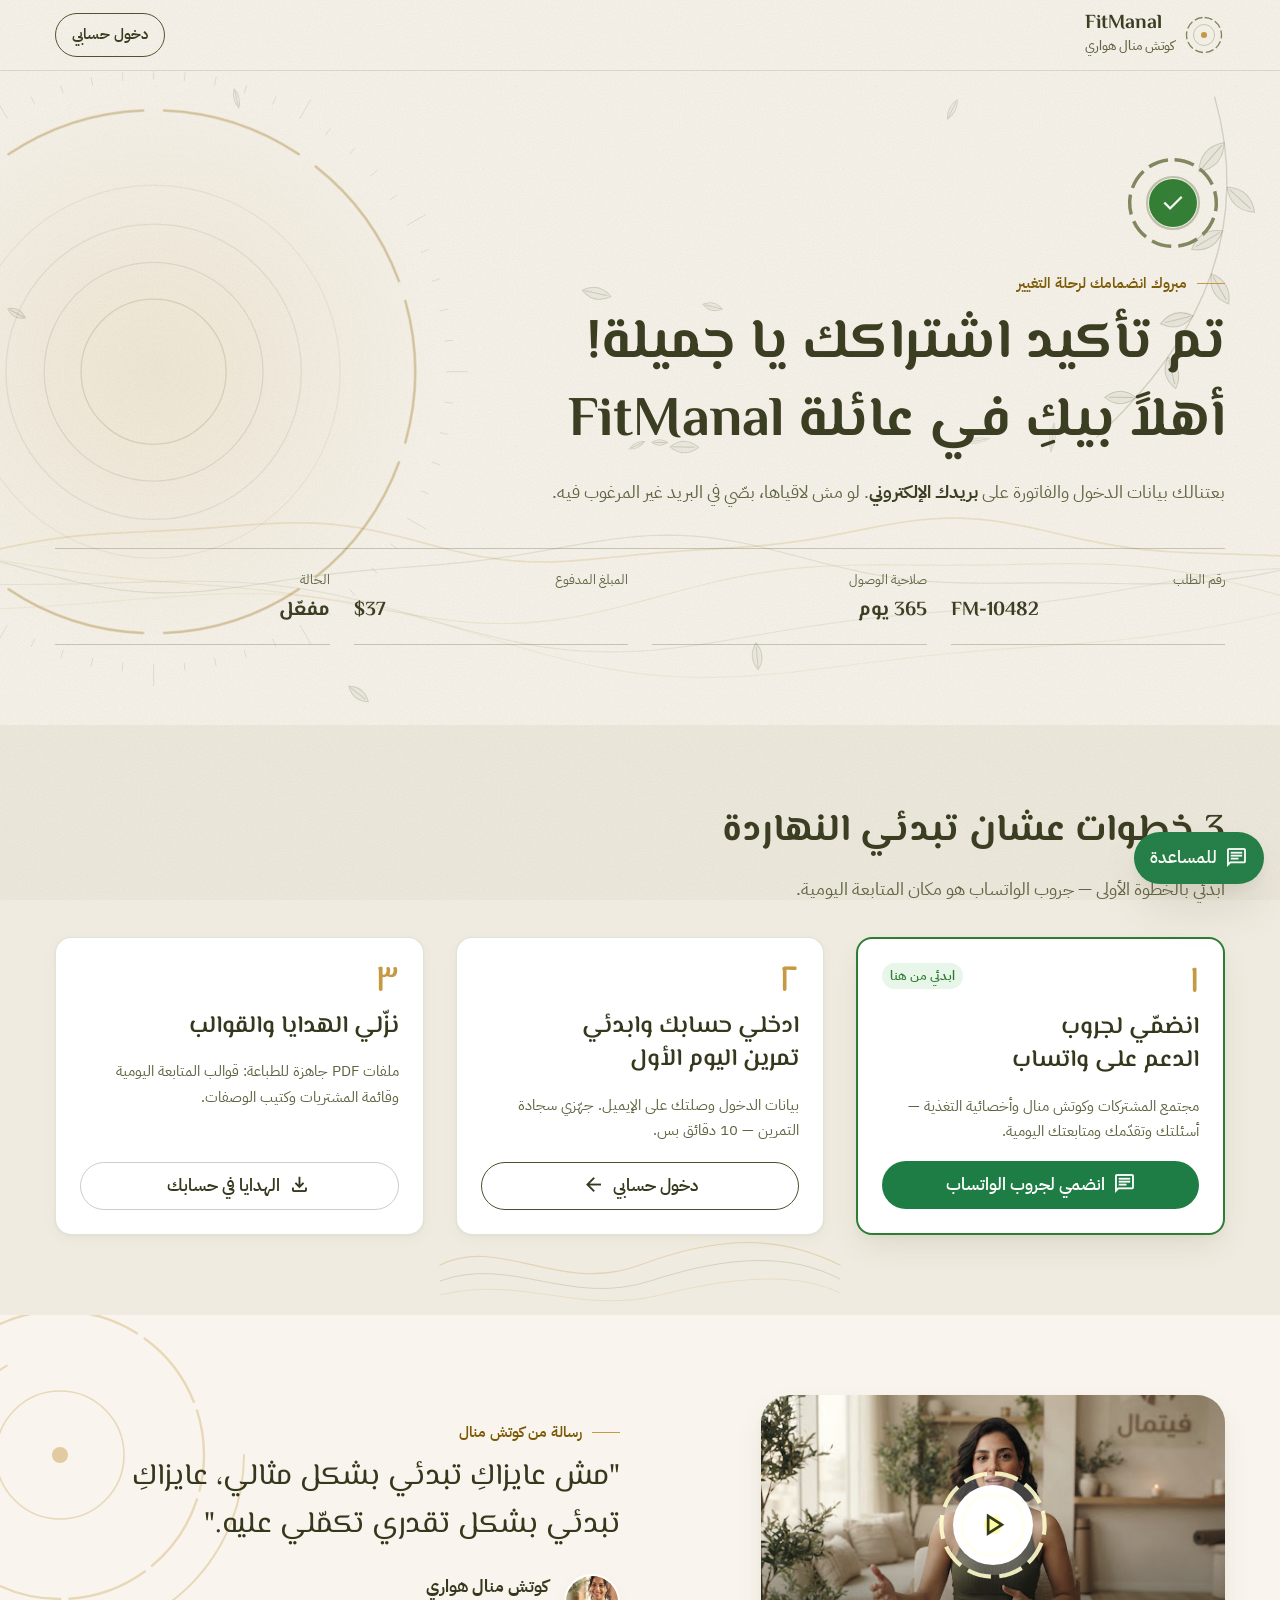
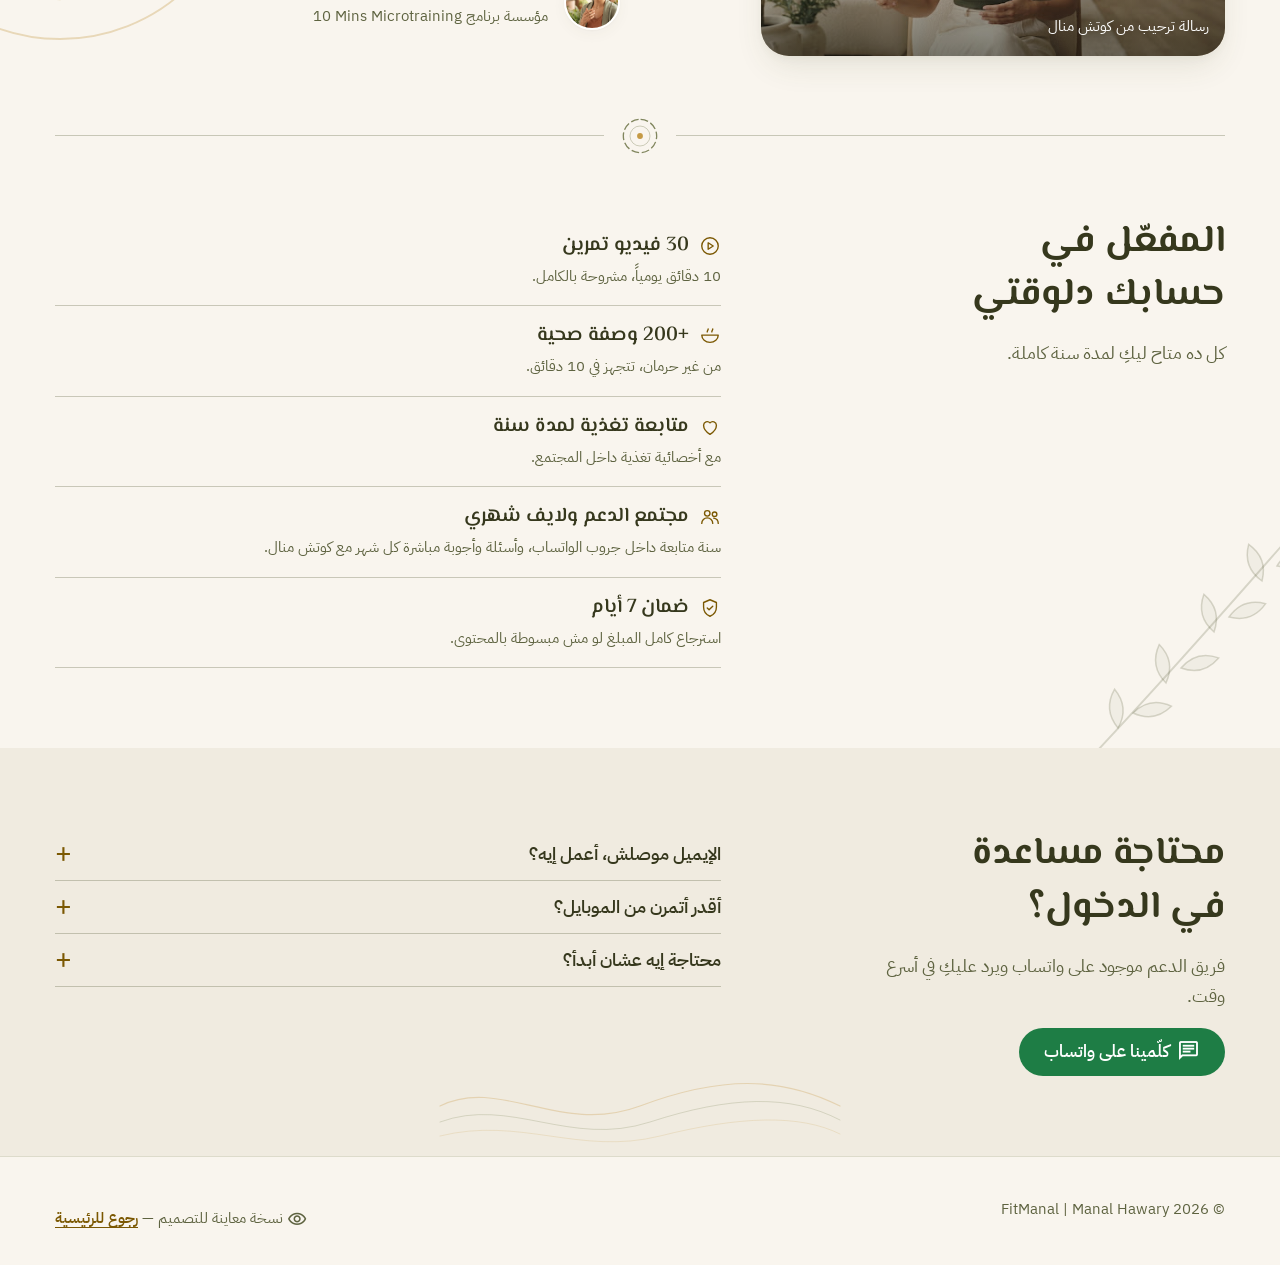
<file: thank-you.html>
<!doctype html>
<html lang="ar" dir="rtl" class="no-js">
<head>
<meta charset="utf-8">
<meta name="viewport" content="width=device-width, initial-scale=1">
<title>FitManal — تم الاشتراك</title>
<link rel="preconnect" href="https://fonts.googleapis.com">
<link rel="preconnect" href="https://fonts.gstatic.com" crossorigin>
<link href="https://fonts.googleapis.com/css2?family=El+Messiri:wght@500;600;700&family=IBM+Plex+Sans+Arabic:wght@400;500;600;700&display=swap" rel="stylesheet">
<link href="https://fonts.googleapis.com/css2?family=Material+Symbols+Outlined:opsz,wght,FILL,GRAD@24,400,0,0&display=block" rel="stylesheet">
<link rel="stylesheet" href="styles.css">
</head>
<body>
<a class="skip" href="#main">تخطي إلى المحتوى</a>

<header class="site-header">
  <div class="container header-row">
    <a class="brand" href="./" aria-label="FitManal — الصفحة الرئيسية">
      <span class="brand-mark" aria-hidden="true"></span>
      <span><span class="brand-name">FitManal</span><span class="brand-sub">كوتش منال هواري</span></span>
    </a>
    <div class="header-actions">
      <a class="btn btn-secondary" href="dashboard.html">دخول حسابي</a>
    </div>
  </div>
</header>

<main id="main">
  <section class="confirm">
    <canvas class="motif-art" data-motif="still" data-cx="0.12" aria-hidden="true"></canvas>
    <div class="container hero-in">
      <div class="confirm-mark"><span class="icon" aria-hidden="true">check</span></div>
      <span class="kicker">مبروك انضمامك لرحلة التغيير</span>
      <h1>تم تأكيد اشتراكك يا <span data-name>جميلة</span>! أهلاً بيكِ في عائلة <span class="ltr">FitManal</span></h1>
      <p class="lede">بعتنالك بيانات الدخول والفاتورة على <b class="strong-ink ltr" data-email>بريدك الإلكتروني</b>. لو مش لاقياها، بصّي في البريد غير المرغوب فيه.</p>
      <div class="order-meta">
        <div><span class="xs muted">رقم الطلب</span><b class="ltr">FM-10482</b></div>
        <div><span class="xs muted">صلاحية الوصول</span><b>365 يوم</b></div>
        <div><span class="xs muted">المبلغ المدفوع</span><b class="ltr">$37</b></div>
        <div><span class="xs muted">الحالة</span><b class="ok-text">مفعّل</b></div>
      </div>
    </div>
  </section>

  <!-- Next steps: a real sequence, so numbered -->
  <section class="section alt" aria-labelledby="steps-title">
    <div class="container">
      <div class="section-head">
        <h2 id="steps-title">3 خطوات عشان تبدئي النهاردة</h2>
        <p>ابدئي بالخطوة الأولى — جروب الواتساب هو مكان المتابعة اليومية.</p>
      </div>
      <div class="steps">
        <div class="card step-card first">
          <div class="row-between"><span class="step-num">١</span><span class="chip chip-ok">ابدئي من هنا</span></div>
          <h3>انضمّي لجروب الدعم على واتساب</h3>
          <p class="muted small">مجتمع المشتركات وكوتش منال وأخصائية التغذية — أسئلتك وتقدّمك ومتابعتك اليومية.</p>
          <a class="btn btn-whatsapp btn-block" href="https://wa.me/971582852681" target="_blank" rel="noopener"><span class="icon" aria-hidden="true">chat</span>انضمي لجروب الواتساب</a>
        </div>
        <div class="card step-card">
          <span class="step-num">٢</span>
          <h3>ادخلي حسابك وابدئي تمرين اليوم الأول</h3>
          <p class="muted small">بيانات الدخول وصلتك على الإيميل. جهّزي سجادة التمرين — 10 دقائق بس.</p>
          <a class="btn btn-secondary btn-block" href="dashboard.html">دخول حسابي <span class="icon flip" aria-hidden="true">arrow_forward</span></a>
        </div>
        <div class="card step-card">
          <span class="step-num">٣</span>
          <h3>نزّلي الهدايا والقوالب</h3>
          <p class="muted small">ملفات PDF جاهزة للطباعة: قوالب المتابعة اليومية وقائمة المشتريات وكتيب الوصفات.</p>
          <a class="btn btn-ghost btn-block" href="dashboard.html#extras"><span class="icon" aria-hidden="true">download</span>الهدايا في حسابك</a>
        </div>
      </div>
    </div>
  </section>

  <!-- Coach message -->
  <section class="section">
    <div class="container split">
      <div class="video reveal">
        <img src="img/ty_video.jpg" alt="رسالة ترحيب مصورة من كوتش منال" loading="lazy" width="1200" height="675">
        <button class="play" type="button" data-play aria-label="تشغيل رسالة الترحيب"><span class="icon" aria-hidden="true">play_arrow</span></button>
        <div class="video-caption"><span>رسالة ترحيب من كوتش منال</span></div>
        <div class="video-note" role="status">فيديو الترحيب بيتحط هنا في النسخة النهائية.</div>
      </div>
      <div class="reveal">
        <span class="kicker">رسالة من كوتش منال</span>
        <p class="quote">"مش عايزاكِ تبدئي بشكل مثالي، عايزاكِ تبدئي بشكل تقدري تكمّلي عليه."</p>
        <div class="person mt-4">
          <img class="avatar" src="img/ty_coach.jpg" alt="" width="56" height="56">
          <div><b class="strong-ink">كوتش منال هواري</b><br><span class="small muted">مؤسسة برنامج <span class="ltr">10 Mins Microtraining</span></span></div>
        </div>
      </div>
    </div>
  </section>

  <div class="motif-divider" aria-hidden="true"><span></span></div>

  <!-- What's included -->
  <section class="section" aria-labelledby="inc-title">
    <div class="container side">
      <div class="section-head">
        <h2 id="inc-title">المفعّل في حسابك دلوقتي</h2>
        <p>كل ده متاح ليكِ لمدة سنة كاملة.</p>
      </div>
      <div class="one-col menu reveal">
        <div class="menu-item"><h3><i class="ico ico-play" aria-hidden="true"></i>30 فيديو تمرين</h3><p>10 دقائق يومياً، مشروحة بالكامل.</p></div>
        <div class="menu-item"><h3><i class="ico ico-bowl" aria-hidden="true"></i>+200 وصفة صحية</h3><p>من غير حرمان، تتجهز في 10 دقائق.</p></div>
        <div class="menu-item"><h3><i class="ico ico-heart" aria-hidden="true"></i>متابعة تغذية لمدة سنة</h3><p>مع أخصائية تغذية داخل المجتمع.</p></div>
        <div class="menu-item"><h3><i class="ico ico-people" aria-hidden="true"></i>مجتمع الدعم ولايف شهري</h3><p>سنة متابعة داخل جروب الواتساب، وأسئلة وأجوبة مباشرة كل شهر مع كوتش منال.</p></div>
        <div class="menu-item"><h3><i class="ico ico-shield" aria-hidden="true"></i>ضمان 7 أيام</h3><p>استرجاع كامل المبلغ لو مش مبسوطة بالمحتوى.</p></div>
      </div>
    </div>
  </section>

  <!-- Help -->
  <section class="section alt" aria-labelledby="help-title">
    <div class="container side">
      <div class="section-head">
        <h2 id="help-title">محتاجة مساعدة في الدخول؟</h2>
        <p>فريق الدعم موجود على واتساب ويرد عليكِ في أسرع وقت.</p>
        <a class="btn btn-whatsapp" href="https://wa.me/971582852681" target="_blank" rel="noopener"><span class="icon" aria-hidden="true">chat</span>كلّمينا على واتساب</a>
      </div>
      <div class="faq">
        <details><summary>الإيميل موصلش، أعمل إيه؟</summary><div>بصّي في البريد غير المرغوب فيه (Spam) وفي تبويب العروض. لو مش موجود، ابعتيلنا على واتساب ونبعته تاني.</div></details>
        <details><summary>أقدر أتمرن من الموبايل؟</summary><div>أيوه، المنصة شغالة على الموبايل والكمبيوتر.</div></details>
        <details><summary>محتاجة إيه عشان أبدأ؟</summary><div>سجادة تمرين ومكان صغير في البيت و10 دقائق. من غير أي أدوات.</div></details>
      </div>
    </div>
  </section>
</main>

<footer class="site-footer">
  <div class="flush container footer-bottom">
    <span>© 2026 <span class="ltr">FitManal | Manal Hawary</span></span>
    <span class="preview-tag"><span class="icon" aria-hidden="true">visibility</span>نسخة معاينة للتصميم — <a class="text-link" href="./">رجوع للرئيسية</a></span>
  </div>
</footer>

<a class="wa-float" href="https://wa.me/971582852681" target="_blank" rel="noopener" aria-label="تواصلي معانا على واتساب"><span class="icon" aria-hidden="true">chat</span><span>للمساعدة</span></a>
<script src="app.js"></script>
</body>
</html>
</file>
<file: styles.css>
/* FitManal preview — shared styles. Tokens from Stitch DESIGN.md, adjusted for WCAG AA. Light theme only.
   Layout concept: editorial RTL pages, one "10 minutes, breathing" motif (10-segment ring + breath circles)
   repeated as the brand mark across hero art, dividers, the seat meter and progress rings. */

:root {
  --bg: #F9F5EE;
  --bg-muted: #F0EBE0;
  --surface: #FFFFFF;
  --ink: #4D4F2C;
  --ink-strong: #36381D;
  --ink-muted: #5E6340;
  --sage: #81865E;
  --sage-soft: #E9EBE1;
  --gold: #C59A45;
  --gold-ink: #7B5802;
  --cta-from: #94732F;
  --cta-to: #7B5802;
  --cta-ink: #FFFFFF;
  --rose: #9E3A58;
  --rose-soft: #FBF0F3;
  --danger: #C0392B;
  --danger-soft: #FDEDEC;
  --success: #2E7D32;
  --success-soft: #E8F5E9;
  --band: #36381D;
  --band-ink: #F7F3EA;
  --band-muted: #C9CBB0;
  --band-accent: #F2D08C;
  --border: rgba(129, 134, 94, 0.24);
  --border-strong: rgba(77, 79, 44, 0.28);
  --focus: #7B5802;

  --font: "IBM Plex Sans Arabic", "Segoe UI", Tahoma, system-ui, sans-serif;
  --font-display: "El Messiri", "IBM Plex Sans Arabic", "Segoe UI", Tahoma, serif;
  --fs-hero: clamp(2.125rem, 1.3rem + 3.2vw, 3.5rem);
  --fs-h2: clamp(1.625rem, 1.2rem + 1.6vw, 2.375rem);
  --fs-h3: clamp(1.25rem, 1.1rem + 0.5vw, 1.5rem);
  --fs-body: 1.0625rem;
  --fs-sm: 0.9375rem;
  --fs-xs: 0.8125rem;

  --sp-1: 0.25rem; --sp-2: 0.5rem; --sp-3: 1rem; --sp-4: 1.5rem;
  --sp-5: 2.5rem; --sp-6: 4rem;

  --r-sm: 0.5rem; --r-md: 1rem; --r-lg: 1.75rem; --r-pill: 9999px;

  --shadow-1: 0 4px 16px -2px rgba(77, 79, 44, .06), 0 1px 3px rgba(77, 79, 44, .04);
  --shadow-2: 0 14px 32px -6px rgba(77, 79, 44, .12), 0 4px 10px -2px rgba(77, 79, 44, .05);
  --shadow-3: 0 24px 48px -8px rgba(77, 79, 44, .18), 0 8px 16px -4px rgba(77, 79, 44, .08);

  /* the motif as an image: 10-segment ring + gold centre */
  --motif: url("data:image/svg+xml,%3Csvg xmlns='http://www.w3.org/2000/svg' viewBox='0 0 48 48'%3E%3Ccircle cx='24' cy='24' r='20' fill='none' stroke='%2381865E' stroke-width='1.6' stroke-dasharray='9.3 3.27' transform='rotate(-88 24 24)'/%3E%3Ccircle cx='24' cy='24' r='12' fill='none' stroke='%2381865E' stroke-opacity='.45' stroke-width='1'/%3E%3Ccircle cx='24' cy='24' r='3.5' fill='%23C59A45'/%3E%3C/svg%3E");

  --container: 1170px;
  --gutter: 16px;
  --col-gap: 32px;   /* 12-col grid gutter */
  --section-y: 56px; /* one vertical rhythm for every section */
  color-scheme: light;
}
@media (min-width: 768px) { :root { --gutter: 32px; } }
@media (min-width: 1024px) { :root { --section-y: 80px; } }

/* ---------- base ---------- */
*, *::before, *::after { box-sizing: border-box; }
html { scroll-behavior: smooth; -webkit-text-size-adjust: 100%; }
body {
  margin: 0; background: var(--bg); color: var(--ink);
  font-family: var(--font); font-size: var(--fs-body); line-height: 1.7;
  overflow-x: hidden;
}
img, svg, canvas { max-width: 100%; display: block; }
a { color: inherit; }
h1, h2, h3, h4 { font-family: var(--font-display); color: var(--ink-strong); line-height: 1.4; margin: 0 0 var(--sp-3); letter-spacing: 0; text-wrap: balance; font-weight: 700; }
h1 { font-size: var(--fs-hero); }
h2 { font-size: var(--fs-h2); }
h3 { font-size: var(--fs-h3); font-weight: 600; }
p { margin: 0 0 var(--sp-3); }
[id] { scroll-margin-top: 96px; }
.ltr { direction: ltr; unicode-bidi: isolate; display: inline-block; }
.muted { color: var(--ink-muted); }
.small { font-size: var(--fs-sm); }
.xs { font-size: var(--fs-xs); }
.strike { text-decoration: line-through; color: var(--ink-muted); }
.icon { font-family: "Material Symbols Outlined"; font-weight: normal; font-style: normal; font-size: 1.35em; line-height: 1; display: inline-block; vertical-align: middle; -webkit-font-smoothing: antialiased; font-feature-settings: "liga"; }
.icon.flip { transform: scaleX(-1); }

:focus-visible { outline: 3px solid var(--focus); outline-offset: 3px; border-radius: 4px; }
.skip { position: absolute; inset-inline-start: var(--sp-3); top: -100px; background: var(--surface); padding: var(--sp-2) var(--sp-3); border-radius: var(--r-sm); z-index: 100; }
.skip:focus { top: var(--sp-3); }
.sr-only { position: absolute; width: 1px; height: 1px; overflow: hidden; clip: rect(0 0 0 0); white-space: nowrap; }

.container { width: 100%; max-width: calc(var(--container) + 2 * var(--gutter)); margin-inline: auto; padding-inline: var(--gutter); }
.section, .hero, .band, .closing, .confirm { padding-block: var(--section-y); position: relative; }
.section.alt { background: var(--bg-muted); }

/* 12-column layouts. Each uses one empty column as its gap so every edge sits on a column line:
   side-head 4 + 1 + 7, media 5 + 1 + 6, hero 6 + 1 + 5. Below 960px everything stacks. */
@media (min-width: 960px) {
  .side, .hero-grid { display: grid; grid-template-columns: repeat(12, minmax(0, 1fr)); column-gap: var(--col-gap); }
}
@media (min-width: 720px) {
  .split, .module { display: grid; grid-template-columns: repeat(12, minmax(0, 1fr)); column-gap: var(--col-gap); }
}
.section-head { max-width: 42rem; margin: 0 0 32px; }
.section-head p { color: var(--ink-muted); font-size: 1.125rem; }
.kicker { display: flex; align-items: center; gap: 10px; font-size: var(--fs-sm); font-weight: 600; color: var(--gold-ink); margin-bottom: var(--sp-2); }
.kicker::before { content: ""; width: 28px; height: 1px; background: var(--gold); flex: none; }
.lede { font-size: 1.125rem; color: var(--ink-muted); }

/* side-head: heading column + content column */
.side { display: grid; gap: var(--sp-5); }
@media (min-width: 960px) {
  .side { align-items: start; }
  .side > :first-child { grid-column: 1 / span 4; position: sticky; top: 110px; margin: 0; }
  .side > :last-child { grid-column: 6 / span 7; }
}

/* ---------- motif pieces ---------- */
/* sits across the seam between two sections: negative margins cancel its own height */
.motif-divider { display: flex; align-items: center; gap: var(--sp-3); max-width: calc(var(--container) + 2 * var(--gutter)); margin: -20px auto; padding-inline: var(--gutter); position: relative; z-index: 2; }
.motif-divider::before, .motif-divider::after { content: ""; flex: 1; height: 1px; background: var(--border-strong); }
.motif-divider span { width: 40px; height: 40px; background: var(--motif) center / contain no-repeat; flex: none; }
.motif-art { position: absolute; inset: 0; width: 100%; height: 100%; pointer-events: none; z-index: 0; }

.ring { width: 100%; height: auto; overflow: visible; }
.ring circle { fill: none; }
.ring .ring-track { stroke: var(--border-strong); stroke-width: 6; }
.ring .ring-fill { stroke: url(#ringGold); stroke-width: 6; stroke-dasharray: var(--v, 0) 100; transition: stroke-dasharray 1.6s cubic-bezier(.2,.7,.2,1); }
.ring .ring-breath { stroke: var(--sage); stroke-opacity: .35; stroke-width: 1; transform-origin: 60px 60px; animation: breathe 8s ease-in-out infinite; }
@keyframes breathe { 0%, 100% { transform: scale(.9); } 50% { transform: scale(1); } }
.ring-wrap { position: relative; display: grid; place-items: center; }
.ring-wrap > .ring-label { position: absolute; inset: 0; display: grid; place-content: center; text-align: center; line-height: 1.2; }

/* ---------- buttons ---------- */
.btn {
  display: inline-flex; align-items: center; justify-content: center; gap: var(--sp-2);
  min-height: 48px; padding: 0 var(--sp-4); border-radius: var(--r-pill);
  font: 600 var(--fs-body)/1.3 var(--font); text-decoration: none; cursor: pointer;
  border: 1.5px solid transparent; transition: transform .2s ease, box-shadow .2s ease, background-color .2s ease;
}
.btn:active { transform: translateY(1px) scale(.99); }
.btn-primary {
  min-height: 58px; padding: 0 2.5rem; font-size: 1.125rem;
  background: linear-gradient(135deg, var(--cta-from), var(--cta-to)); color: var(--cta-ink);
  box-shadow: var(--shadow-2), inset 0 1px 0 rgba(255,255,255,.22);
}
@media (hover: hover) { .btn-primary:hover { transform: translateY(-2px); box-shadow: var(--shadow-3), inset 0 1px 0 rgba(255,255,255,.22); }
.btn-primary .icon { transition: transform .2s ease; }
.btn-primary:hover .icon.flip { transform: scaleX(-1) translateX(4px); } }
.btn-secondary { background: transparent; color: var(--ink-strong); border-color: var(--ink); }
.btn-secondary:hover { background: var(--ink-strong); color: var(--band-ink); }
.btn-ghost { background: transparent; color: var(--ink-strong); border-color: var(--border-strong); }
.btn-ghost:hover { background: var(--sage-soft); }
.btn-whatsapp { background: #1E7D45; color: #fff; }
.btn-whatsapp:hover { background: #17663A; }
.btn-block { width: 100%; }
.btn-note { display: flex; align-items: center; justify-content: center; gap: var(--sp-1); margin: var(--sp-2) 0 0; font-size: var(--fs-xs); color: var(--ink-muted); text-align: center; }
.icon-btn { flex: none; width: 44px; height: 44px; display: inline-grid; place-items: center; border-radius: var(--r-pill); border: 1px solid var(--border); background: var(--surface); color: var(--ink-strong); cursor: pointer; text-decoration: none; }
.icon-btn:hover { background: var(--sage-soft); }
.text-link { color: var(--gold-ink); font-weight: 600; text-underline-offset: 4px; }

/* ---------- ticker + header ---------- */
.site-header { position: sticky; top: 0; z-index: 40; background: color-mix(in srgb, var(--bg) 90%, transparent); backdrop-filter: blur(10px); border-bottom: 1px solid var(--border); }
.header-row { display: flex; align-items: center; justify-content: space-between; gap: var(--sp-3); min-height: 70px; }
.brand { display: flex; align-items: center; gap: var(--sp-2); text-decoration: none; min-height: 44px; }
@media (max-width: 639px) { .header-cta { display: none; } }
@media (max-width: 399px) { .brand-sub { display: none; } }
.brand-mark { width: 42px; height: 42px; background: var(--motif) center / contain no-repeat; flex: none; }
.brand-name { font-family: var(--font-display); font-weight: 700; font-size: 1.25rem; color: var(--ink-strong); line-height: 1.1; direction: ltr; display: block; }
.brand-sub { display: block; font-size: var(--fs-xs); font-weight: 500; color: var(--ink-muted); }
.nav { display: none; gap: var(--sp-1); }
.nav a { padding: var(--sp-2) var(--sp-3); border-radius: var(--r-pill); text-decoration: none; font-size: var(--fs-sm); font-weight: 500; min-height: 44px; display: inline-flex; align-items: center; }
.nav a:hover, .nav a[aria-current="page"] { background: var(--sage-soft); color: var(--ink-strong); }
.header-actions { display: flex; align-items: center; gap: var(--sp-2); }
.header-actions .btn { min-height: 44px; padding: 0 var(--sp-3); font-size: var(--fs-sm); }
.menu-toggle { display: inline-grid; }
@media (min-width: 1024px) { .nav { display: flex; } .menu-toggle { display: none; } }
.mobile-nav { display: none; border-top: 1px solid var(--border); padding: var(--sp-2) 0 var(--sp-3); }
.mobile-nav.open { display: grid; }
.mobile-nav a { padding: var(--sp-3) var(--sp-2); text-decoration: none; border-radius: var(--r-sm); font-weight: 500; }
.mobile-nav a:hover { background: var(--sage-soft); }

/* ---------- surfaces & chips ---------- */
.card { background: var(--surface); border: 1px solid var(--border); border-radius: var(--r-md); padding: var(--sp-4); box-shadow: var(--shadow-1); }
.chip { display: inline-flex; align-items: center; gap: var(--sp-1); font-size: var(--fs-xs); font-weight: 600; padding: 2px var(--sp-2); border-radius: var(--r-pill); }
.chip-free { background: var(--sage-soft); color: var(--ink-strong); }
.chip-urgent { background: var(--danger-soft); color: var(--danger); }
.chip-ok { background: var(--success-soft); color: var(--success); }
.chip-rose { background: var(--rose-soft); color: var(--rose); }
.check-list { list-style: none; padding: 0; margin: 0; display: grid; gap: var(--sp-2); }
.check-list li { display: flex; gap: var(--sp-2); align-items: flex-start; }
.check-list .icon { color: var(--success); margin-top: .2em; }

/* ---------- hero ---------- */
.hero { overflow: hidden; overflow: clip; } /* clip, not hidden: hidden would make the hero the sticky container for the offer card */
.hero > .container { position: relative; z-index: 1; }
.hero-grid { display: grid; gap: var(--sp-4); align-items: start; }
@media (min-width: 960px) {
  .hero-grid { row-gap: var(--sp-4); }
  .hero-text { grid-column: 1 / span 6; grid-row: 1; }
  .hero-video { grid-column: 1 / span 6; grid-row: 2; }
  .offer { grid-column: 8 / span 5; grid-row: 1 / span 2; }
}
.hero h1 { font-size: clamp(2.5rem, 1.5rem + 3.8vw, 4.25rem); line-height: 1.25; margin-bottom: var(--sp-3); }
.hero h1 em { font-style: normal; color: var(--rose); white-space: nowrap; }
.hero .lede { max-width: 34rem; margin: 0; }
.hero-callout { display: inline-flex; align-items: center; gap: var(--sp-2); font-size: var(--fs-sm); color: var(--ink); border-bottom: 1px solid var(--border-strong); padding-bottom: var(--sp-2); margin-bottom: var(--sp-3); }
@media (max-width: 639px) { .hero .lede { font-size: var(--fs-body); } }
.pulse-dot { width: 8px; height: 8px; border-radius: 50%; background: var(--rose); box-shadow: 0 0 0 0 color-mix(in srgb, var(--rose) 50%, transparent); animation: pulse 2.4s infinite; flex: none; }
@keyframes pulse { 70% { box-shadow: 0 0 0 9px transparent; } 100% { box-shadow: 0 0 0 0 transparent; } }
.hero-in > * { animation: rise .9s cubic-bezier(.2,.7,.2,1) both; }
.hero-in > *:nth-child(2) { animation-delay: .12s; }
.hero-in > *:nth-child(3) { animation-delay: .24s; }
.hero-in > *:nth-child(4) { animation-delay: .36s; }
@keyframes rise { from { transform: translateY(16px); } }

.video { position: relative; aspect-ratio: 16 / 9; border-radius: var(--r-lg); overflow: hidden; box-shadow: var(--shadow-2); background: var(--bg-muted); }
.video img { width: 100%; height: 100%; object-fit: cover; }
.video::after { content: ""; position: absolute; inset: 0; background: linear-gradient(to top, rgba(27,28,18,.55), transparent 55%); pointer-events: none; }
.play { position: absolute; inset: 0; margin: auto; width: 80px; height: 80px; border-radius: 50%; border: 0; cursor: pointer; z-index: 2; background: var(--surface); color: var(--ink-strong); display: grid; place-items: center; box-shadow: 0 0 0 10px rgba(255,255,255,.22); transition: transform .25s ease; }
.play::before { content: ""; position: absolute; inset: -22px; border-radius: 50%; background: var(--motif) center / contain no-repeat; opacity: .9; filter: brightness(2.2); animation: breathe 8s ease-in-out infinite; }
.play:hover { transform: scale(1.06); }
.play .icon { font-size: 2.4rem; position: relative; }
.video-caption { position: absolute; z-index: 2; inset-inline: var(--sp-3); bottom: var(--sp-3); color: #fff; font-size: var(--fs-sm); display: flex; justify-content: space-between; gap: var(--sp-2); }
.video-note { position: absolute; z-index: 3; inset: 0; display: none; place-items: center; text-align: center; padding: var(--sp-4); background: rgba(27,28,18,.84); color: #fff; }
.video.show-note .video-note { display: grid; }
.offer { background: var(--surface); border-radius: var(--r-lg); padding: var(--sp-4); box-shadow: var(--shadow-3); border: 1px solid var(--border); display: grid; gap: var(--sp-3); }
.offer > * { margin: 0; }
@media (min-width: 960px) { .offer { position: sticky; top: 96px; } }
.offer-meter { display: grid; grid-template-columns: 112px 1fr; gap: var(--sp-3); align-items: center; }
.offer-note { font-size: var(--fs-sm); color: var(--ink-muted); }
.nowrap { white-space: nowrap; }
.offer-meter .ring-label b { font-family: var(--font-display); font-size: 1.5rem; color: var(--ink-strong); direction: ltr; }
.price { display: flex; align-items: baseline; gap: var(--sp-2); flex-wrap: wrap; }
.price-now { font-family: var(--font-display); font-size: 3.25rem; font-weight: 700; color: var(--ink-strong); line-height: 1; direction: ltr; }
.offer .check-list { font-size: var(--fs-sm); padding-block: var(--sp-3) var(--sp-2); border-top: 1px solid var(--border); }

/* ---------- proof band ---------- */
/* fine concentric rings radiating from two corners */
.band { color: var(--band-ink); background-color: var(--band); background-image: repeating-radial-gradient(circle at 0 100%, transparent 0 27px, rgba(247, 243, 234, .05) 27px 28px), repeating-radial-gradient(circle at 100% 0, transparent 0 27px, rgba(247, 243, 234, .04) 27px 28px); }
.band h2, .band h3 { color: var(--band-ink); }
.figures { display: grid; grid-template-columns: repeat(2, 1fr); }
@media (min-width: 768px) { .figures { grid-template-columns: repeat(4, 1fr); } }
.figures div { padding: var(--sp-3); border-inline-start: 1px solid rgba(247, 243, 234, .18); }
.figures div:nth-child(odd) { border-inline-start: 0; }
@media (min-width: 768px) { .figures div:nth-child(odd) { border-inline-start: 1px solid rgba(247, 243, 234, .18); } .figures div:first-child { border-inline-start: 0; } }
.figures b { display: block; font-family: var(--font-display); font-size: clamp(2rem, 1.4rem + 2vw, 2.75rem); line-height: 1.15; color: var(--band-accent); direction: ltr; text-align: right; }
.figures span { color: var(--band-muted); font-size: var(--fs-sm); }
.media-line { margin: var(--sp-3) 0 0; padding-top: var(--sp-3); border-top: 1px solid rgba(247, 243, 234, .18); color: var(--band-muted); font-size: var(--fs-sm); }
.media-line b { color: var(--band-ink); font-weight: 600; }

/* ---------- ring-bullet list ---------- */
.ring-list { list-style: none; padding: 0; margin: 0; display: grid; }
@media (min-width: 640px) { .ring-list.two { grid-template-columns: 1fr 1fr; column-gap: var(--sp-5); } }
.ring-list li { display: flex; gap: var(--sp-3); align-items: center; padding-block: 12px; border-bottom: 1px solid var(--border-strong); font-size: 1.0625rem; color: var(--ink-strong); }
.ring-list li::before { content: ""; width: 26px; height: 26px; flex: none; background: var(--motif) center / contain no-repeat; }

/* ---------- media/object ---------- */
.split { display: grid; gap: var(--sp-5); align-items: center; }
@media (min-width: 720px) {
  .split > :first-child { grid-column: 1 / span 5; }
  .split > :last-child { grid-column: 7 / span 6; }
}
.photo { border-radius: var(--r-lg); overflow: hidden; aspect-ratio: 4 / 3; }
.photo img { width: 100%; height: 100%; object-fit: cover; }
.photo.tall { aspect-ratio: 1; }
.photo.tall img { object-position: 50% 22%; } /* keep the face in frame */
@media (min-width: 720px) { .photo.tall { aspect-ratio: 4 / 5; max-height: 460px; } }
.framed { position: relative; }
.framed::before { content: ""; position: absolute; width: 62%; aspect-ratio: 1; inset-inline-start: -14%; top: -12%; background: var(--motif) center / contain no-repeat; opacity: .55; z-index: 0; }
.framed .photo { position: relative; z-index: 1; box-shadow: var(--shadow-2); }

/* ---------- modules (a real sequence, so numbered) ---------- */
.modules { display: grid; gap: var(--sp-5); }
.module { display: grid; gap: var(--sp-4); align-items: center; }
.module .photo { aspect-ratio: 3 / 2; box-shadow: var(--shadow-1); }
@media (min-width: 720px) {
  /* photo height follows the text block, so image and copy are the same height */
  .module { align-items: stretch; }
  .module > .photo { grid-column: 1 / span 5; grid-row: 1; aspect-ratio: auto; min-height: 200px; position: relative; }
  .module > .photo img { position: absolute; inset: 0; }
  .module > div:last-child { grid-column: 7 / span 6; grid-row: 1; align-self: center; }
  .module:nth-child(even) > .photo { grid-column: 8 / span 5; }
  .module:nth-child(even) > div:last-child { grid-column: 1 / span 6; }
}
.module-num { font-family: var(--font-display); font-size: 3.5rem; line-height: 1; color: var(--gold); display: block; margin-bottom: var(--sp-2); }
.module p { color: var(--ink-muted); font-size: var(--fs-body); }
.outcome { font-size: var(--fs-sm); font-weight: 600; color: var(--success); display: inline-flex; gap: var(--sp-1); align-items: center; }

.placeholders { display: grid; grid-template-columns: repeat(2, 1fr); gap: var(--sp-3); }
@media (min-width: 640px) { .placeholders { grid-template-columns: repeat(4, 1fr); } }
@media (min-width: 900px) { .placeholders { padding-bottom: var(--sp-5); } .placeholder { aspect-ratio: 4 / 5; } .placeholders > :nth-child(even) { transform: translateY(var(--sp-5)); } }
.placeholder { aspect-ratio: 1; border-radius: var(--r-md); border: 1.5px dashed var(--sage); background: color-mix(in srgb, var(--surface) 60%, transparent); display: grid; place-items: center; text-align: center; padding: var(--sp-3); color: var(--ink-muted); font-size: var(--fs-sm); }
.placeholder .icon { font-size: 2rem; display: block; margin: 0 auto var(--sp-2); color: var(--sage); }

/* ---------- credentials strip ---------- */
.creds { display: grid; margin-top: var(--sp-5); border-top: 1px solid var(--border-strong); }
@media (min-width: 640px) { .creds { grid-template-columns: 1fr 1fr; } }
.creds div { padding: var(--sp-3) 0; border-bottom: 1px solid var(--border-strong); font-size: var(--fs-sm); color: var(--ink-muted); }
@media (min-width: 640px) { .creds div:nth-child(odd) { padding-inline-end: var(--sp-4); border-inline-end: 1px solid var(--border-strong); } .creds div:nth-child(even) { padding-inline-start: var(--sp-4); } }
.creds b { display: block; color: var(--ink-strong); font-size: var(--fs-body); }

/* ---------- coach media wall ---------- */
.media-wall { margin-top: var(--sp-5); padding-top: var(--sp-5); border-top: 1px solid var(--border-strong); }
.media-wall .section-head { margin-bottom: var(--sp-4); }
.media-wall h3 { font-size: var(--fs-h2); }
.media-grid { list-style: none; padding: 0; margin: 0; display: grid; grid-template-columns: 1fr 1fr; column-gap: var(--col-gap); }
@media (min-width: 720px) { .media-grid { grid-template-columns: repeat(3, minmax(0, 1fr)); } }
.media-grid li { display: grid; grid-template-columns: auto 1fr; gap: 2px 10px; align-content: start; padding-block: var(--sp-3); border-bottom: 1px solid var(--border); }
.media-grid .ico { grid-row: span 2; width: 24px; height: 24px; margin-top: 2px; }
.media-grid b { font-family: var(--font-display); font-size: 1.125rem; color: var(--ink-strong); line-height: 1.35; }
.media-grid span { font-size: var(--fs-sm); color: var(--ink-muted); line-height: 1.5; }

/* ---------- bonus menu ---------- */
.menu { display: grid; column-gap: var(--sp-5); }
@media (min-width: 860px) { .menu { grid-template-columns: 1fr 1fr; } }
.menu-item { display: grid; grid-template-columns: 1fr auto; gap: var(--sp-1) var(--sp-3); padding-block: var(--sp-3); border-bottom: 1px solid var(--border-strong); }
.menu-item h3 { margin: 0; font-size: 1.25rem; }
.menu-item p { grid-column: 1; margin: 0; color: var(--ink-muted); font-size: var(--fs-sm); }
.menu-price { grid-row: 1 / span 2; grid-column: 2; text-align: left; align-self: center; line-height: 1.3; }
.menu-price s { display: block; color: var(--ink-muted); direction: ltr; font-size: var(--fs-sm); }
.menu-price span { font-weight: 700; color: var(--success); font-size: var(--fs-sm); }

/* ---------- comparison table ---------- */
.versus { width: 100%; border-collapse: collapse; background: var(--surface); border-radius: var(--r-lg); overflow: hidden; box-shadow: var(--shadow-2); }
.versus th, .versus td { padding: 12px 20px; text-align: right; vertical-align: top; width: 50%; }
.versus thead th { font-family: var(--font-display); font-size: 1.25rem; color: var(--ink-strong); border-bottom: 1px solid var(--border-strong); }
.versus thead th small { display: block; font-family: var(--font); font-size: var(--fs-sm); font-weight: 600; }
.versus thead th:first-child { background: var(--ink-strong); color: var(--band-ink); }
.versus thead th:first-child small { color: var(--band-accent); }
.versus thead th:last-child small { color: var(--danger); }
.versus tbody tr + tr td { border-top: 1px solid var(--border); }
.versus td:first-child { color: var(--ink-strong); font-weight: 500; background: color-mix(in srgb, var(--gold) 6%, var(--surface)); }
.versus td:last-child { color: var(--ink-muted); }
.versus td .icon { margin-inline-end: var(--sp-1); }
.versus td:first-child .icon { color: var(--success); }
.versus td:last-child .icon { color: var(--danger); }
/* phones: each row becomes "ours" above "theirs"; the header becomes two legend chips */
@media (max-width: 559px) {
  .versus, .versus thead, .versus tbody, .versus tr, .versus th, .versus td { display: block; width: 100%; }
  .versus { box-shadow: var(--shadow-1); }
  .versus thead tr { display: flex; gap: var(--sp-2); padding: var(--sp-3); border-bottom: 1px solid var(--border-strong); }
  .versus thead th { width: auto; flex: 1; padding: var(--sp-2) var(--sp-3); border: 0; border-radius: var(--r-sm); font-size: 1rem; background: var(--bg-muted); }
  .versus tbody tr { padding: 12px var(--sp-3); }
  .versus tbody tr + tr { border-top: 1px solid var(--border); }
  .versus tbody tr + tr td { border-top: 0; }
  .versus td { padding: 2px 0; background: none !important; font-size: var(--fs-sm); }
}

/* ---------- price drop ---------- */
.stack { max-width: 46rem; margin-inline: auto; padding: var(--sp-5) var(--sp-4); }
@media (min-width: 768px) { .stack { padding: var(--sp-5) 32px 32px; } }
.stack-rows { display: grid; column-gap: var(--col-gap); }
@media (min-width: 720px) { .stack-rows { grid-template-columns: 1fr 1fr; } }
.stack-row { display: flex; justify-content: space-between; gap: var(--sp-3); padding-block: 6px; border-bottom: 1px dashed var(--border); }
.stack-row span:last-child { white-space: nowrap; direction: ltr; color: var(--ink-muted); }
.drop { display: grid; grid-template-columns: 1fr auto; align-items: center; gap: var(--sp-3); margin-top: var(--sp-4); padding-top: var(--sp-4); border-top: 1px solid var(--border-strong); }
.drop-was { position: relative; font-family: var(--font-display); font-size: 1.75rem; color: var(--ink-muted); direction: ltr; justify-self: start; }
.drop-was::after { content: ""; position: absolute; inset-inline: -4px; top: 52%; height: 2px; background: var(--danger); transform: scaleX(0); transform-origin: left; transition: transform .8s .3s ease; }
.in .drop-was::after { transform: scaleX(1); }
.drop-now { position: relative; display: grid; place-items: center; width: 120px; aspect-ratio: 1; }
.drop-now::before { content: ""; position: absolute; inset: 0; background: var(--motif) center / contain no-repeat; opacity: .8; animation: breathe 8s ease-in-out infinite; }
.drop-now b { position: relative; font-family: var(--font-display); font-size: 2.5rem; line-height: 1; color: var(--ink-strong); direction: ltr; background: var(--surface); padding: var(--sp-1) var(--sp-2); border-radius: var(--r-sm); }
.guarantee { display: flex; gap: var(--sp-3); align-items: flex-start; }
.guarantee .icon { font-size: 2rem; color: var(--success); flex: none; }

/* ---------- faq ---------- */
.faq { display: grid; }
.faq details { border-bottom: 1px solid var(--border-strong); }
.faq summary { list-style: none; cursor: pointer; padding: var(--sp-2) 0; min-height: 52px; display: flex; align-items: center; justify-content: space-between; gap: var(--sp-3); font-weight: 600; font-size: 1.125rem; color: var(--ink-strong); }
.faq summary::-webkit-details-marker { display: none; }
.faq summary::after { content: "+"; font-size: 1.75rem; font-weight: 400; color: var(--gold-ink); line-height: 1; transition: transform .25s ease; flex: none; }
.faq details[open] summary::after { transform: rotate(45deg); }
.faq summary:hover { color: var(--gold-ink); }
.faq details > div { padding: 0 0 var(--sp-4); color: var(--ink-muted); max-width: 38rem; }

/* ---------- closing band ---------- */
.closing { overflow: hidden; background: var(--band); color: var(--band-ink); text-align: center; }
.closing > .container { position: relative; z-index: 1; }
.closing h2 { color: var(--band-ink); }
.closing p { color: var(--band-muted); }
.closing .btn-primary { background: var(--band-accent); color: var(--band); }

/* ---------- footer ---------- */
.site-footer { border-top: 1px solid var(--border); padding-block: var(--sp-5) var(--sp-4); font-size: var(--fs-sm); }
.footer-grid { display: grid; gap: var(--sp-4); }
@media (min-width: 768px) { .footer-grid { grid-template-columns: 1.4fr 1fr 1fr; } }
.footer-grid h4 { font-size: var(--fs-body); }
.footer-grid ul { list-style: none; padding: 0; margin: 0; display: grid; gap: var(--sp-1); }
.footer-grid a { text-decoration: none; display: inline-flex; min-height: 44px; align-items: center; }
@media (max-width: 767px) {
  .site-footer { padding-block: 32px 16px; }
  .footer-grid { grid-template-columns: 1fr 1fr; gap: 16px var(--col-gap); }
  .footer-grid > :first-child { grid-column: 1 / -1; }
  .footer-grid > :first-child p { margin: var(--sp-2) 0 0; }
  .footer-grid h4 { margin-bottom: var(--sp-1); }
  .footer-grid ul { gap: 0; }
  .footer-bottom { margin-top: 12px; padding-top: 12px; font-size: var(--fs-xs); }
}
.footer-grid a:hover { text-decoration: underline; }
.footer-bottom { margin-top: var(--sp-4); padding-top: var(--sp-3); border-top: 1px solid var(--border); color: var(--ink-muted); display: flex; flex-wrap: wrap; justify-content: space-between; gap: var(--sp-2); }
.preview-tag { display: inline-flex; align-items: center; gap: var(--sp-1); }
.preview-tag a { display: inline-flex; align-items: center; min-height: 44px; }

.wa-float { position: fixed; z-index: 30; inset-inline-start: var(--sp-3); bottom: calc(var(--sp-3) + env(safe-area-inset-bottom)); transition: bottom .35s ease; display: inline-flex; align-items: center; gap: var(--sp-2); min-height: 52px; padding: 0 var(--sp-3); border-radius: var(--r-pill); background: #1E7D45; color: #fff; text-decoration: none; font-weight: 600; box-shadow: var(--shadow-3); }
.wa-float:hover { background: #17663A; }
@media (max-width: 639px) { .wa-float span:last-child { display: none; } .wa-float { padding: 0; width: 52px; justify-content: center; } }

/* ---------- modal + forms ---------- */
body.modal-open { overflow: hidden; }
.modal { position: fixed; inset: 0; z-index: 60; display: grid; place-items: center; padding: var(--sp-3); visibility: hidden; opacity: 0; transition: opacity .3s ease, visibility .3s; }
.modal.open { visibility: visible; opacity: 1; }
.modal-backdrop { position: absolute; inset: 0; background: rgba(27, 28, 18, .55); backdrop-filter: blur(4px); }
.modal-dialog { position: relative; width: 100%; max-width: 1000px; max-height: calc(100dvh - 2rem); overflow: auto; background: var(--surface); border-radius: var(--r-lg); box-shadow: var(--shadow-3); transform: translateY(18px) scale(.98); transition: transform .35s cubic-bezier(.2,.7,.2,1); }
.modal.open .modal-dialog { transform: none; }
@media (max-width: 639px) {
  .modal { place-items: end stretch; padding: 0; }
  .modal-dialog { max-width: none; max-height: 94dvh; border-radius: var(--r-lg) var(--r-lg) 0 0; transform: translateY(100%); padding-bottom: env(safe-area-inset-bottom); }
  .modal-head { padding: var(--sp-4) var(--sp-3) var(--sp-3); }
  .modal-head::before { content: ""; position: absolute; top: 8px; inset-inline: 0; margin-inline: auto; width: 40px; height: 4px; border-radius: 4px; background: var(--border-strong); } /* sheet grabber */
  .modal-head .modal-price { display: block; order: 3; flex-basis: 100%; font-size: var(--fs-sm); color: var(--ink-muted); }
  .modal-head .modal-price b { font-family: var(--font-display); font-size: 1.25rem; color: var(--ink-strong); }
}
.modal-price { display: none; }
.modal-head { display: flex; flex-wrap: wrap; align-items: center; justify-content: space-between; gap: var(--sp-2) var(--sp-3); padding: var(--sp-3) var(--sp-4); border-bottom: 1px solid var(--border); position: sticky; top: 0; background: var(--surface); z-index: 2; }
.stepper { display: flex; align-items: center; gap: var(--sp-2); list-style: none; margin: 0; padding: 0; font-size: var(--fs-sm); }
.stepper li { display: flex; align-items: center; gap: var(--sp-2); color: var(--ink-muted); }
.stepper li + li::before { content: ""; width: 36px; height: 2px; background: var(--border-strong); border-radius: 2px; transition: background-color .3s ease; }
.stepper li.done + li::before { background: var(--gold); }
.stepper li b { width: 28px; height: 28px; border-radius: 50%; display: grid; place-items: center; background: var(--bg-muted); font-size: var(--fs-xs); transition: background-color .3s ease; }
.stepper li[aria-current="step"] { color: var(--ink-strong); font-weight: 600; }
.stepper li[aria-current="step"] b { background: var(--cta-to); color: #fff; }
.stepper li.done b { background: var(--success); color: #fff; }
.modal-body { display: grid; }
@media (min-width: 900px) { .modal-body { grid-template-columns: minmax(0, 1.15fr) minmax(0, .85fr); } }
.modal-main { padding: var(--sp-4); }
.modal-aside { padding: var(--sp-4); background: var(--bg-muted); }
@media (min-width: 900px) { .modal-main { padding: var(--sp-5); } .modal-aside { padding: var(--sp-5) var(--sp-4); } }
.step-panel { animation: stepIn .35s cubic-bezier(.2,.7,.2,1); }
@keyframes stepIn { from { opacity: 0; transform: translateX(-16px); } }
.field { display: grid; gap: var(--sp-1); margin-bottom: var(--sp-4); }
.field label { font-size: var(--fs-sm); font-weight: 600; color: var(--ink-strong); }
.input, select.input { width: 100%; min-height: 54px; padding: 0 var(--sp-3); border-radius: var(--r-sm); border: 1px solid var(--border-strong); background: var(--bg); color: var(--ink-strong); font: inherit; transition: border-color .2s ease, box-shadow .2s ease; }
.input:focus { outline: none; border-color: var(--gold); box-shadow: 0 0 0 3px color-mix(in srgb, var(--gold) 30%, transparent); background: var(--surface); }
.input[aria-invalid="true"] { border-color: var(--danger); }
.field-error { font-size: var(--fs-xs); color: var(--danger); min-height: 1.2em; }
.row-2 { display: grid; gap: var(--sp-3); grid-template-columns: 1fr 1fr; }
.pay-methods { display: grid; grid-template-columns: 1fr 1fr; gap: var(--sp-2); margin-bottom: var(--sp-4); }
.pay-methods label { display: flex; align-items: center; gap: var(--sp-2); min-height: 56px; padding: 0 var(--sp-3); border: 1.5px solid var(--border); border-radius: var(--r-sm); cursor: pointer; font-weight: 600; background: var(--surface); transition: border-color .2s ease, background-color .2s ease; }
.pay-methods input { accent-color: var(--cta-to); width: 18px; height: 18px; }
.pay-methods label:has(input:checked) { border-color: var(--gold); background: color-mix(in srgb, var(--gold) 10%, var(--surface)); }
.agree { display: flex; gap: var(--sp-2); align-items: flex-start; font-size: var(--fs-sm); margin-bottom: var(--sp-3); }
.agree input { width: 20px; height: 20px; margin-top: .3em; accent-color: var(--cta-to); flex: none; }
.summary-row { display: flex; justify-content: space-between; gap: var(--sp-2); padding-block: var(--sp-2); font-size: var(--fs-sm); }
.summary-row span:last-child { direction: ltr; white-space: nowrap; }
.summary-total { border-top: 1px solid var(--border-strong); margin-top: var(--sp-2); padding-top: var(--sp-3); display: flex; justify-content: space-between; align-items: baseline; }
.summary-total b { font-family: var(--font-display); font-size: 2.5rem; color: var(--ink-strong); direction: ltr; }
.preview-banner { display: flex; gap: var(--sp-2); align-items: flex-start; background: var(--rose-soft); color: var(--rose); border-radius: var(--r-sm); padding: var(--sp-2) var(--sp-3); font-size: var(--fs-xs); margin-bottom: var(--sp-4); }
[hidden] { display: none !important; }

/* ---------- thank-you ---------- */
.confirm { overflow: hidden; overflow: clip; }
.confirm > .container { position: relative; z-index: 1; }
.confirm h1, .confirm .lede { max-width: 46rem; }
.confirm-mark { width: 104px; height: 104px; margin-bottom: var(--sp-3); display: grid; place-items: center; background: var(--motif) center / contain no-repeat; }
.confirm-mark .icon { width: 48px; height: 48px; display: grid; place-items: center; border-radius: 50%; background: var(--success); color: #fff; font-size: 1.75rem; }
.order-meta { display: grid; grid-template-columns: repeat(2, 1fr); column-gap: var(--sp-4); margin-top: var(--sp-5); border-top: 1px solid var(--border-strong); }
@media (min-width: 640px) { .order-meta { grid-template-columns: repeat(4, 1fr); } }
.order-meta div { padding: var(--sp-3) 0; border-bottom: 1px solid var(--border-strong); }
.order-meta b { display: block; font-family: var(--font-display); font-size: 1.25rem; color: var(--ink-strong); }
.steps { display: grid; gap: var(--sp-4); }
@media (min-width: 900px) { .steps { grid-template-columns: repeat(3, minmax(0, 1fr)); column-gap: var(--col-gap); align-items: stretch; } }
.step-card { display: flex; flex-direction: column; }
.step-card.first { border: 2px solid var(--success); box-shadow: var(--shadow-2); }
.step-card .btn { margin-top: auto; }
.step-num { font-family: var(--font-display); font-size: 2.5rem; line-height: 1; color: var(--gold); display: block; margin-bottom: var(--sp-2); }
.quote { font-family: var(--font-display); font-size: clamp(1.375rem, 1.1rem + 1vw, 1.875rem); line-height: 1.6; color: var(--ink-strong); margin: 0; }
.avatar { width: 56px; height: 56px; border-radius: 50%; object-fit: cover; border: 2px solid var(--surface); box-shadow: var(--shadow-1); }

/* ---------- dashboard ---------- */
/* app pages keep a compact rhythm: 40px header band, section-y below the content */
.dash-hero { position: relative; overflow: hidden; padding-block: var(--sp-5) var(--sp-4); }
.dash-main { padding-bottom: var(--section-y); }
.dash-hero > .container { position: relative; z-index: 1; }
.dash-greet { display: flex; gap: var(--sp-4); align-items: center; flex-wrap: wrap; }
.dash-greet .ring-wrap { width: 104px; flex: none; }
.dash-greet .ring-label b { font-family: var(--font-display); font-size: 1.75rem; color: var(--ink-strong); }
.facts { display: grid; grid-template-columns: repeat(2, 1fr); border-top: 1px solid var(--border); }
@media (min-width: 640px) { .facts { grid-template-columns: repeat(4, 1fr); } }
.fact { padding: var(--sp-3) var(--sp-2); border-bottom: 1px solid var(--border); font-size: var(--fs-sm); color: var(--ink-muted); }
.fact b { display: block; color: var(--ink-strong); }
.timeline { list-style: none; padding: 0; margin: 0; display: grid; gap: var(--sp-4); }
.timeline li { display: grid; grid-template-columns: 48px 1fr; gap: var(--sp-3); }
.timeline .step-num { font-size: 2rem; margin: 0; }
.task { display: flex; gap: var(--sp-3); align-items: flex-start; padding: var(--sp-3); border: 1px solid var(--border); border-radius: var(--r-md); background: var(--surface); cursor: pointer; transition: background-color .25s ease, border-color .25s ease; }
.task:hover { border-color: var(--border-strong); }
.task input { width: 22px; height: 22px; margin-top: .25em; accent-color: var(--success); flex: none; }
.task:has(input:checked) { background: var(--success-soft); }
.task:has(input:checked) strong { text-decoration: line-through; text-decoration-color: var(--success); }
.badge-earned { display: none; }
.all-done .badge-earned { display: flex; }
.dash-layout { display: grid; gap: var(--sp-4); }
@media (min-width: 1024px) { .dash-layout { grid-template-columns: minmax(0, 1.5fr) minmax(0, 1fr); align-items: start; } }
.tabbar { position: fixed; bottom: 0; inset-inline: 0; z-index: 35; display: grid; grid-template-columns: repeat(4, 1fr); background: var(--surface); border-top: 1px solid var(--border); padding-bottom: env(safe-area-inset-bottom); }
.tabbar a { display: grid; place-items: center; gap: 2px; min-height: 60px; text-decoration: none; font-size: var(--fs-xs); font-weight: 600; color: var(--ink-muted); }
.tabbar a[aria-current="page"] { color: var(--ink-strong); }
.tabbar a[aria-current="page"] .icon { color: var(--cta-from); }
.has-tabbar { padding-bottom: 72px; }
.has-tabbar .wa-float { bottom: 76px; }
@media (min-width: 1024px) { .tabbar { display: none; } .has-tabbar { padding-bottom: 0; } .has-tabbar .wa-float { bottom: var(--sp-3); } }

/* ---------- thin-line icon set (masks, coloured by currentColor) ---------- */
.ico { display: inline-block; width: 1.25em; height: 1.25em; flex: none; vertical-align: -.22em; color: var(--gold-ink); background: currentColor; -webkit-mask: var(--i) center / contain no-repeat; mask: var(--i) center / contain no-repeat; }
.ico-timer { --i: url("data:image/svg+xml,%3Csvg xmlns='http://www.w3.org/2000/svg' viewBox='0 0 24 24' fill='none' stroke='black' stroke-width='1.5' stroke-linecap='round' stroke-linejoin='round'%3E%3Ccircle cx='12' cy='13' r='8' stroke-dasharray='3.6 1.43'/%3E%3Cpath d='M12 13V9.5M10 3h4'/%3E%3C/svg%3E"); }
.ico-home { --i: url("data:image/svg+xml,%3Csvg xmlns='http://www.w3.org/2000/svg' viewBox='0 0 24 24' fill='none' stroke='black' stroke-width='1.5' stroke-linecap='round' stroke-linejoin='round'%3E%3Cpath d='M4 11.5 12 5l8 6.5M6 10v9h12v-9M10 19v-5h4v5'/%3E%3C/svg%3E"); }
.ico-mat { --i: url("data:image/svg+xml,%3Csvg xmlns='http://www.w3.org/2000/svg' viewBox='0 0 24 24' fill='none' stroke='black' stroke-width='1.5' stroke-linecap='round' stroke-linejoin='round'%3E%3Cpath d='M3 18h12'/%3E%3Ccircle cx='18' cy='15' r='3'/%3E%3Ccircle cx='18' cy='15' r='1'/%3E%3C/svg%3E"); }
.ico-leaf { --i: url("data:image/svg+xml,%3Csvg xmlns='http://www.w3.org/2000/svg' viewBox='0 0 24 24' fill='none' stroke='black' stroke-width='1.5' stroke-linecap='round' stroke-linejoin='round'%3E%3Cpath d='M5 19c0-8 5-13 14-14 0 9-5 14-13 14M5 19l7-7'/%3E%3C/svg%3E"); }
.ico-bowl { --i: url("data:image/svg+xml,%3Csvg xmlns='http://www.w3.org/2000/svg' viewBox='0 0 24 24' fill='none' stroke='black' stroke-width='1.5' stroke-linecap='round' stroke-linejoin='round'%3E%3Cpath d='M3 11h18c0 4.5-4 8-9 8s-9-3.5-9-8zM9 7.5c0-1.4 1-1.8 1-3.2M14 7.5c0-1.4 1-1.8 1-3.2'/%3E%3C/svg%3E"); }
.ico-heart { --i: url("data:image/svg+xml,%3Csvg xmlns='http://www.w3.org/2000/svg' viewBox='0 0 24 24' fill='none' stroke='black' stroke-width='1.5' stroke-linecap='round' stroke-linejoin='round'%3E%3Cpath d='M12 20s-7-4.5-7-10a4 4 0 0 1 7-2.5A4 4 0 0 1 19 10c0 5.5-7 10-7 10z'/%3E%3C/svg%3E"); }
.ico-people { --i: url("data:image/svg+xml,%3Csvg xmlns='http://www.w3.org/2000/svg' viewBox='0 0 24 24' fill='none' stroke='black' stroke-width='1.5' stroke-linecap='round' stroke-linejoin='round'%3E%3Ccircle cx='9' cy='8' r='3'/%3E%3Cpath d='M3 19c0-3.3 2.7-6 6-6s6 2.7 6 6'/%3E%3Ccircle cx='17' cy='9' r='2.5'/%3E%3Cpath d='M16 13.2c2.8.4 5 2.8 5 5.8'/%3E%3C/svg%3E"); }
.ico-checklist { --i: url("data:image/svg+xml,%3Csvg xmlns='http://www.w3.org/2000/svg' viewBox='0 0 24 24' fill='none' stroke='black' stroke-width='1.5' stroke-linecap='round' stroke-linejoin='round'%3E%3Cpath d='M10 6h10M10 12h10M10 18h10M4 6l1.2 1.2L7.5 5M4 12l1.2 1.2L7.5 11M4 18l1.2 1.2L7.5 17'/%3E%3C/svg%3E"); }
.ico-doc { --i: url("data:image/svg+xml,%3Csvg xmlns='http://www.w3.org/2000/svg' viewBox='0 0 24 24' fill='none' stroke='black' stroke-width='1.5' stroke-linecap='round' stroke-linejoin='round'%3E%3Cpath d='M7 3h7l4 4v14H7zM14 3v4h4M10 12h5M10 16h5'/%3E%3C/svg%3E"); }
.ico-basket { --i: url("data:image/svg+xml,%3Csvg xmlns='http://www.w3.org/2000/svg' viewBox='0 0 24 24' fill='none' stroke='black' stroke-width='1.5' stroke-linecap='round' stroke-linejoin='round'%3E%3Cpath d='M4 10h16l-1.5 9h-13zM8 10l3-6M16 10l-3-6M9.5 13.5v2.5M12 13.5v2.5M14.5 13.5v2.5'/%3E%3C/svg%3E"); }
.ico-book { --i: url("data:image/svg+xml,%3Csvg xmlns='http://www.w3.org/2000/svg' viewBox='0 0 24 24' fill='none' stroke='black' stroke-width='1.5' stroke-linecap='round' stroke-linejoin='round'%3E%3Cpath d='M4 5c3-1 6-1 8 1 2-2 5-2 8-1v14c-3-1-6-1-8 1-2-2-5-2-8-1zM12 6v14'/%3E%3C/svg%3E"); }
.ico-live { --i: url("data:image/svg+xml,%3Csvg xmlns='http://www.w3.org/2000/svg' viewBox='0 0 24 24' fill='none' stroke='black' stroke-width='1.5' stroke-linecap='round' stroke-linejoin='round'%3E%3Ccircle cx='12' cy='12' r='2'/%3E%3Cpath d='M8.5 8.5a5 5 0 0 0 0 7M15.5 8.5a5 5 0 0 1 0 7M5.6 5.6a9 9 0 0 0 0 12.8M18.4 5.6a9 9 0 0 1 0 12.8'/%3E%3C/svg%3E"); }
.ico-shield { --i: url("data:image/svg+xml,%3Csvg xmlns='http://www.w3.org/2000/svg' viewBox='0 0 24 24' fill='none' stroke='black' stroke-width='1.5' stroke-linecap='round' stroke-linejoin='round'%3E%3Cpath d='M12 3l7 3v5c0 5-3 8.5-7 10-4-1.5-7-5-7-10V6zM9 12l2 2 4-4'/%3E%3C/svg%3E"); }
.ico-award { --i: url("data:image/svg+xml,%3Csvg xmlns='http://www.w3.org/2000/svg' viewBox='0 0 24 24' fill='none' stroke='black' stroke-width='1.5' stroke-linecap='round' stroke-linejoin='round'%3E%3Ccircle cx='12' cy='9' r='5'/%3E%3Cpath d='M9.2 13.2 8 21l4-2 4 2-1.2-7.8'/%3E%3C/svg%3E"); }
.ico-pulse { --i: url("data:image/svg+xml,%3Csvg xmlns='http://www.w3.org/2000/svg' viewBox='0 0 24 24' fill='none' stroke='black' stroke-width='1.5' stroke-linecap='round' stroke-linejoin='round'%3E%3Cpath d='M3 12h4l2-5 3 10 2-5h7'/%3E%3C/svg%3E"); }
.ico-star { --i: url("data:image/svg+xml,%3Csvg xmlns='http://www.w3.org/2000/svg' viewBox='0 0 24 24' fill='none' stroke='black' stroke-width='1.5' stroke-linecap='round' stroke-linejoin='round'%3E%3Cpath d='M12 4l2.4 5 5.6.7-4.1 3.8 1 5.5L12 16.3 7.1 19l1-5.5L4 9.7 9.6 9z'/%3E%3C/svg%3E"); }
.ico-play { --i: url("data:image/svg+xml,%3Csvg xmlns='http://www.w3.org/2000/svg' viewBox='0 0 24 24' fill='none' stroke='black' stroke-width='1.5' stroke-linecap='round' stroke-linejoin='round'%3E%3Ccircle cx='12' cy='12' r='9'/%3E%3Cpath d='M10 8.5v7l5.5-3.5z'/%3E%3C/svg%3E"); }
.ico-spark { --i: url("data:image/svg+xml,%3Csvg xmlns='http://www.w3.org/2000/svg' viewBox='0 0 24 24' fill='none' stroke='black' stroke-width='1.5' stroke-linecap='round' stroke-linejoin='round'%3E%3Cpath d='M12 3v4M12 17v4M3 12h4M17 12h4M6 6l2.5 2.5M15.5 15.5 18 18M6 18l2.5-2.5M15.5 8.5 18 6'/%3E%3C/svg%3E"); }
.ico-tv { --i: url("data:image/svg+xml,%3Csvg xmlns='http://www.w3.org/2000/svg' viewBox='0 0 24 24' fill='none' stroke='black' stroke-width='1.5' stroke-linecap='round' stroke-linejoin='round'%3E%3Crect x='3' y='6' width='18' height='12' rx='2'/%3E%3Cpath d='M8 21h8M12 18v3M9 3l3 3 3-3'/%3E%3C/svg%3E"); }
.ico-mic { --i: url("data:image/svg+xml,%3Csvg xmlns='http://www.w3.org/2000/svg' viewBox='0 0 24 24' fill='none' stroke='black' stroke-width='1.5' stroke-linecap='round' stroke-linejoin='round'%3E%3Crect x='9' y='3' width='6' height='11' rx='3'/%3E%3Cpath d='M5 11a7 7 0 0 0 14 0M12 18v3'/%3E%3C/svg%3E"); }

/* ---------- icon placements ---------- */
.figures .ico { display: block; width: 28px; height: 28px; color: var(--band-accent); margin-bottom: var(--sp-2); }
.check-list .ico { margin-top: .3em; }
.module-mark { display: flex; align-items: center; gap: var(--sp-3); margin-bottom: var(--sp-2); }
.module-mark .module-num { margin: 0; }
.module-mark .ico { width: 34px; height: 34px; }
.menu-item h3 { display: flex; align-items: center; gap: 10px; transition: color .25s ease; }
.menu-item h3 .ico { width: 22px; height: 22px; }
.menu-item:hover h3 { color: var(--gold-ink); }
.creds b .ico { width: 18px; height: 18px; margin-inline-end: 6px; }
.fact .ico { display: block; width: 24px; height: 24px; margin-bottom: var(--sp-1); }
.guarantee .ico { width: 32px; height: 32px; color: var(--success); }

/* ---------- abstract art ---------- */
/* paper grain over the whole page, olive-tinted noise */
body::before { content: ""; position: fixed; inset: 0; z-index: 50; pointer-events: none; opacity: .22; background: url("data:image/svg+xml,%3Csvg xmlns='http://www.w3.org/2000/svg' width='180' height='180'%3E%3Cfilter id='n'%3E%3CfeTurbulence type='fractalNoise' baseFrequency='.9' numOctaves='2' stitchTiles='stitch'/%3E%3CfeColorMatrix values='0 0 0 0 .3 0 0 0 0 .31 0 0 0 0 .17 0 0 0 .6 0'/%3E%3C/filter%3E%3Crect width='100%25' height='100%25' filter='url%28%23n%29'/%3E%3C/svg%3E"); background-size: 180px; }
/* concentric arc ornament in a section corner; .start flips it to the other side */

/* art behind every section, rotating through three pieces of the motif by position */
.section { overflow: hidden; overflow: clip; }
.section > .container { position: relative; z-index: 1; }
.section::after { content: ""; position: absolute; z-index: 0; pointer-events: none; width: min(400px, 66vw); aspect-ratio: 1; top: -60px; inset-inline-end: -140px; background: url("data:image/svg+xml,%3Csvg xmlns='http://www.w3.org/2000/svg' viewBox='0 0 200 200' fill='none' stroke='%23C59A45' stroke-opacity='.32' stroke-linecap='round'%3E%3Ccircle cx='100' cy='100' r='92' stroke-width='1' stroke-dasharray='210 368'/%3E%3Ccircle cx='100' cy='100' r='72' stroke-width='1.2' stroke-dasharray='40.6 4.6' transform='rotate%28-90 100 100%29'/%3E%3Ccircle cx='100' cy='100' r='52' stroke-width='1' stroke-dasharray='90 237' transform='rotate%28140 100 100%29'/%3E%3Ccircle cx='100' cy='100' r='32' stroke-width='.8'/%3E%3Ccircle cx='100' cy='100' r='4' fill='%23C59A45' fill-opacity='.45' stroke='none'/%3E%3C/svg%3E") center / contain no-repeat; }
.section:nth-of-type(3n+1)::after { top: auto; bottom: -40px; inset-inline-end: auto; inset-inline-start: -60px; width: min(300px, 55vw); background-image: url("data:image/svg+xml,%3Csvg xmlns='http://www.w3.org/2000/svg' viewBox='0 0 200 200' fill='none' stroke='%234D4F2C' stroke-opacity='.2' stroke-linecap='round'%3E%3Cpath d='M28 186C62 150 104 104 172 26' stroke-width='1.3'/%3E%3Cpath d='M0 0q13-9 26 0q-13 9-26 0z' fill='%234D4F2C' fill-opacity='.05' transform='translate%2852 160%29 rotate%28-95%29'/%3E%3Cpath d='M0 0q13-9 26 0q-13 9-26 0z' fill='%234D4F2C' fill-opacity='.05' transform='translate%2862 150%29 rotate%28-10%29'/%3E%3Cpath d='M0 0q13-9 26 0q-13 9-26 0z' fill='%234D4F2C' fill-opacity='.05' transform='translate%2884 130%29 rotate%28-100%29'/%3E%3Cpath d='M0 0q13-9 26 0q-13 9-26 0z' fill='%234D4F2C' fill-opacity='.05' transform='translate%2894 120%29 rotate%28-15%29'/%3E%3Cpath d='M0 0q13-9 26 0q-13 9-26 0z' fill='%234D4F2C' fill-opacity='.05' transform='translate%28116 96%29 rotate%28-105%29'/%3E%3Cpath d='M0 0q13-9 26 0q-13 9-26 0z' fill='%234D4F2C' fill-opacity='.05' transform='translate%28126 86%29 rotate%28-20%29'/%3E%3Cpath d='M0 0q13-9 26 0q-13 9-26 0z' fill='%234D4F2C' fill-opacity='.05' transform='translate%28148 62%29 rotate%28-110%29'/%3E%3Cpath d='M0 0q13-9 26 0q-13 9-26 0z' fill='%234D4F2C' fill-opacity='.05' transform='translate%28158 52%29 rotate%28-25%29'/%3E%3C/svg%3E"); }
.section:nth-of-type(3n+2)::after { top: auto; bottom: 0; inset-inline: 0; width: 100%; height: 120px; aspect-ratio: auto; background: url("data:image/svg+xml,%3Csvg xmlns='http://www.w3.org/2000/svg' viewBox='0 0 400 120' fill='none' stroke-linecap='round'%3E%3Cpath d='M0 70C60 40 120 100 200 70S340 40 400 70' stroke='%23C59A45' stroke-opacity='.3' stroke-width='1.2'/%3E%3Cpath d='M0 86C70 60 130 112 210 86S350 58 400 84' stroke='%2381865E' stroke-opacity='.25'/%3E%3Cpath d='M0 100C80 80 140 120 220 100S360 78 400 98' stroke='%23C59A45' stroke-opacity='.18'/%3E%3C/svg%3E") center bottom / 100% 100% no-repeat; }

/* ---------- premium finishing ---------- */
.offer, .stack { outline: 1px solid rgba(197, 154, 69, .3); outline-offset: -8px; }
.btn-primary { position: relative; overflow: hidden; isolation: isolate; }
.btn-primary::after { content: ""; position: absolute; inset: 0; z-index: -1; background: linear-gradient(105deg, transparent 35%, rgba(255, 255, 255, .3) 50%, transparent 65%); transform: translateX(-110%); transition: transform .9s cubic-bezier(.2,.7,.2,1); pointer-events: none; }
@media (hover: hover) { .btn-primary:hover::after { transform: translateX(110%); } }
.photo img, .video img, .thumb, .avatar { filter: saturate(.92) sepia(.06); }
.kicker .ltr, .band .ltr { letter-spacing: .04em; }
.step-card { transition: transform .25s ease, box-shadow .25s ease; }
@media (hover: hover) { .step-card:hover { transform: translateY(-3px); box-shadow: var(--shadow-2), 0 0 0 1px rgba(197, 154, 69, .35); } }

/* ---------- sticky CTA bar (phones and tablets) ---------- */
.mobile-cta { position: fixed; inset-inline: 0; bottom: 0; z-index: 45; display: flex; align-items: center; justify-content: space-between; gap: var(--sp-3); padding: 10px var(--gutter) calc(10px + env(safe-area-inset-bottom)); background: color-mix(in srgb, var(--surface) 94%, transparent); backdrop-filter: blur(10px); border-top: 1px solid var(--border); box-shadow: 0 -10px 28px -14px rgba(77, 79, 44, .22); transform: translateY(110%); transition: transform .35s cubic-bezier(.2,.7,.2,1); }
.mobile-cta.show { transform: none; }
.mobile-cta-price { display: grid; line-height: 1.2; }
.mobile-cta-price b { font-family: var(--font-display); font-size: 1.5rem; color: var(--ink-strong); }
.mobile-cta .btn-primary { min-height: 48px; padding: 0 var(--sp-4); font-size: 1rem; }
body.modal-open .mobile-cta { transform: translateY(110%); }
body.cta-on .wa-float { bottom: calc(80px + env(safe-area-inset-bottom)); }
@media (min-width: 960px) { .mobile-cta { display: none; } }

/* ---------- token utilities (replace former inline styles) ---------- */
.m-0 { margin: 0; }
.mt-1 { margin-top: var(--sp-1); } .mt-2 { margin-top: var(--sp-2); } .mt-3 { margin-top: var(--sp-3); }
.mt-4 { margin-top: var(--sp-4); } .mt-5 { margin-top: var(--sp-5); }
.mb-1 { margin-bottom: var(--sp-1); } .mb-3 { margin-bottom: var(--sp-3); }
.pad-4 { padding: var(--sp-4); }
.gap-2 { gap: var(--sp-2); }
.center { text-align: center; }
.strong-ink { color: var(--ink-strong); }
.ok-text { color: var(--success); }
.h3-size { font-size: var(--fs-h3); }
.h1-compact { font-size: var(--fs-h2); margin-bottom: var(--sp-1); }
.grow { flex: 1; min-width: 14rem; }
.scroll-x { overflow-x: auto; }
.bare { border: 0; padding: 0; margin: 0; }
.legend { font-size: var(--fs-sm); font-weight: 600; color: var(--ink-strong); margin-bottom: var(--sp-1); }
.thumb { width: 72px; height: 72px; border-radius: var(--r-sm); object-fit: cover; flex: none; }
.person { display: flex; gap: var(--sp-3); align-items: center; }
.row-between { display: flex; justify-content: space-between; align-items: center; gap: var(--sp-2); }
.step-card .row-between { align-items: flex-start; }
.divided { margin-top: var(--sp-4); padding-top: var(--sp-4); border-top: 1px solid var(--border); }
.product-row { display: flex; gap: var(--sp-3); align-items: center; padding-bottom: var(--sp-3); margin-bottom: var(--sp-2); border-bottom: 1px solid var(--border-strong); }
.agree-error { display: block; margin: calc(-1 * var(--sp-2)) 0 var(--sp-2); }
.one-col { grid-template-columns: 1fr !important; }
.flush { margin-top: 0; border-top: 0; padding-top: 0; }
.card-flush { padding: 0; overflow: hidden; }
.card-rose { background: var(--rose-soft); border-color: transparent; }
.quote-rose { border-color: var(--rose); }
.facts-space { margin-block: var(--sp-3) var(--sp-4); }
.video-flush { border-radius: 0; border: 0; box-shadow: none; }
.badge-earned { justify-content: center; padding: var(--sp-2); font-size: var(--fs-sm); }

@media (prefers-reduced-motion: reduce) {
  *, *::before, *::after { animation: none !important; transition: none !important; scroll-behavior: auto !important; }
  .drop-was::after { transform: scaleX(1); }
}
</file>
